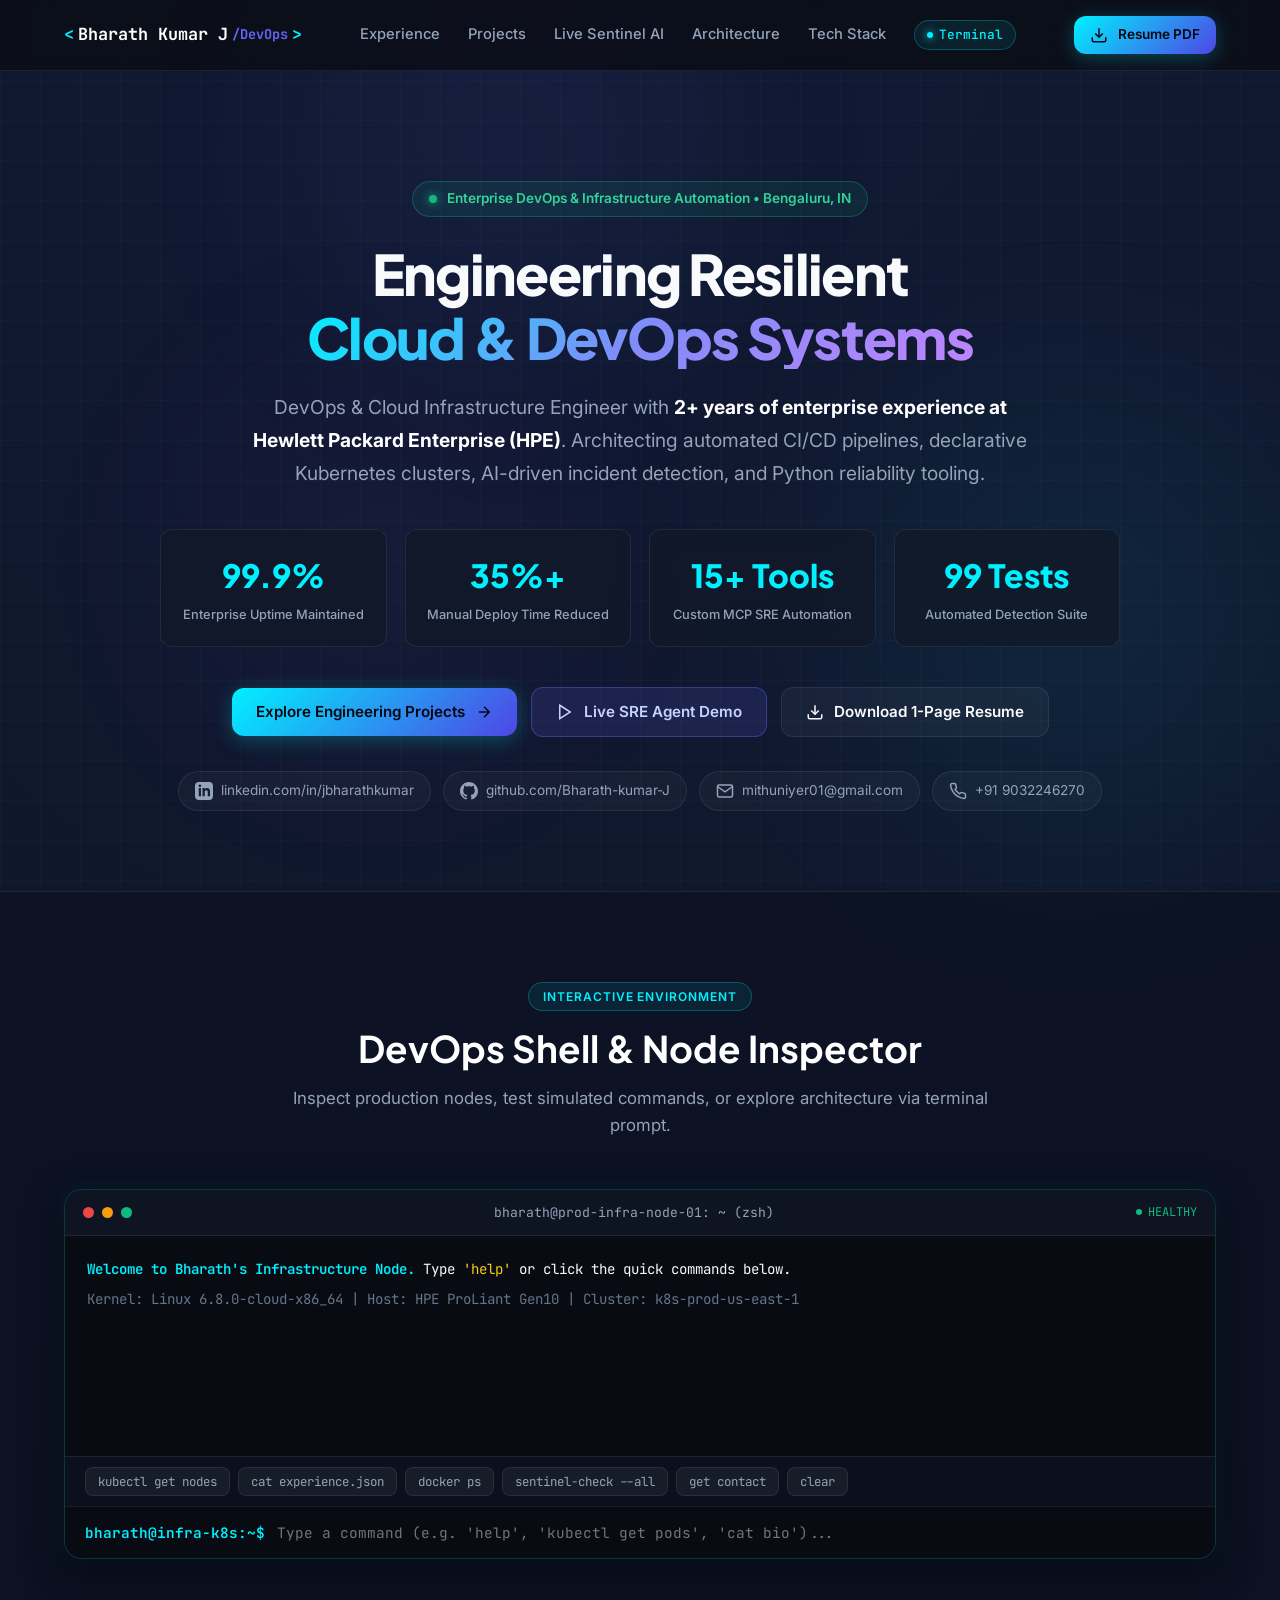
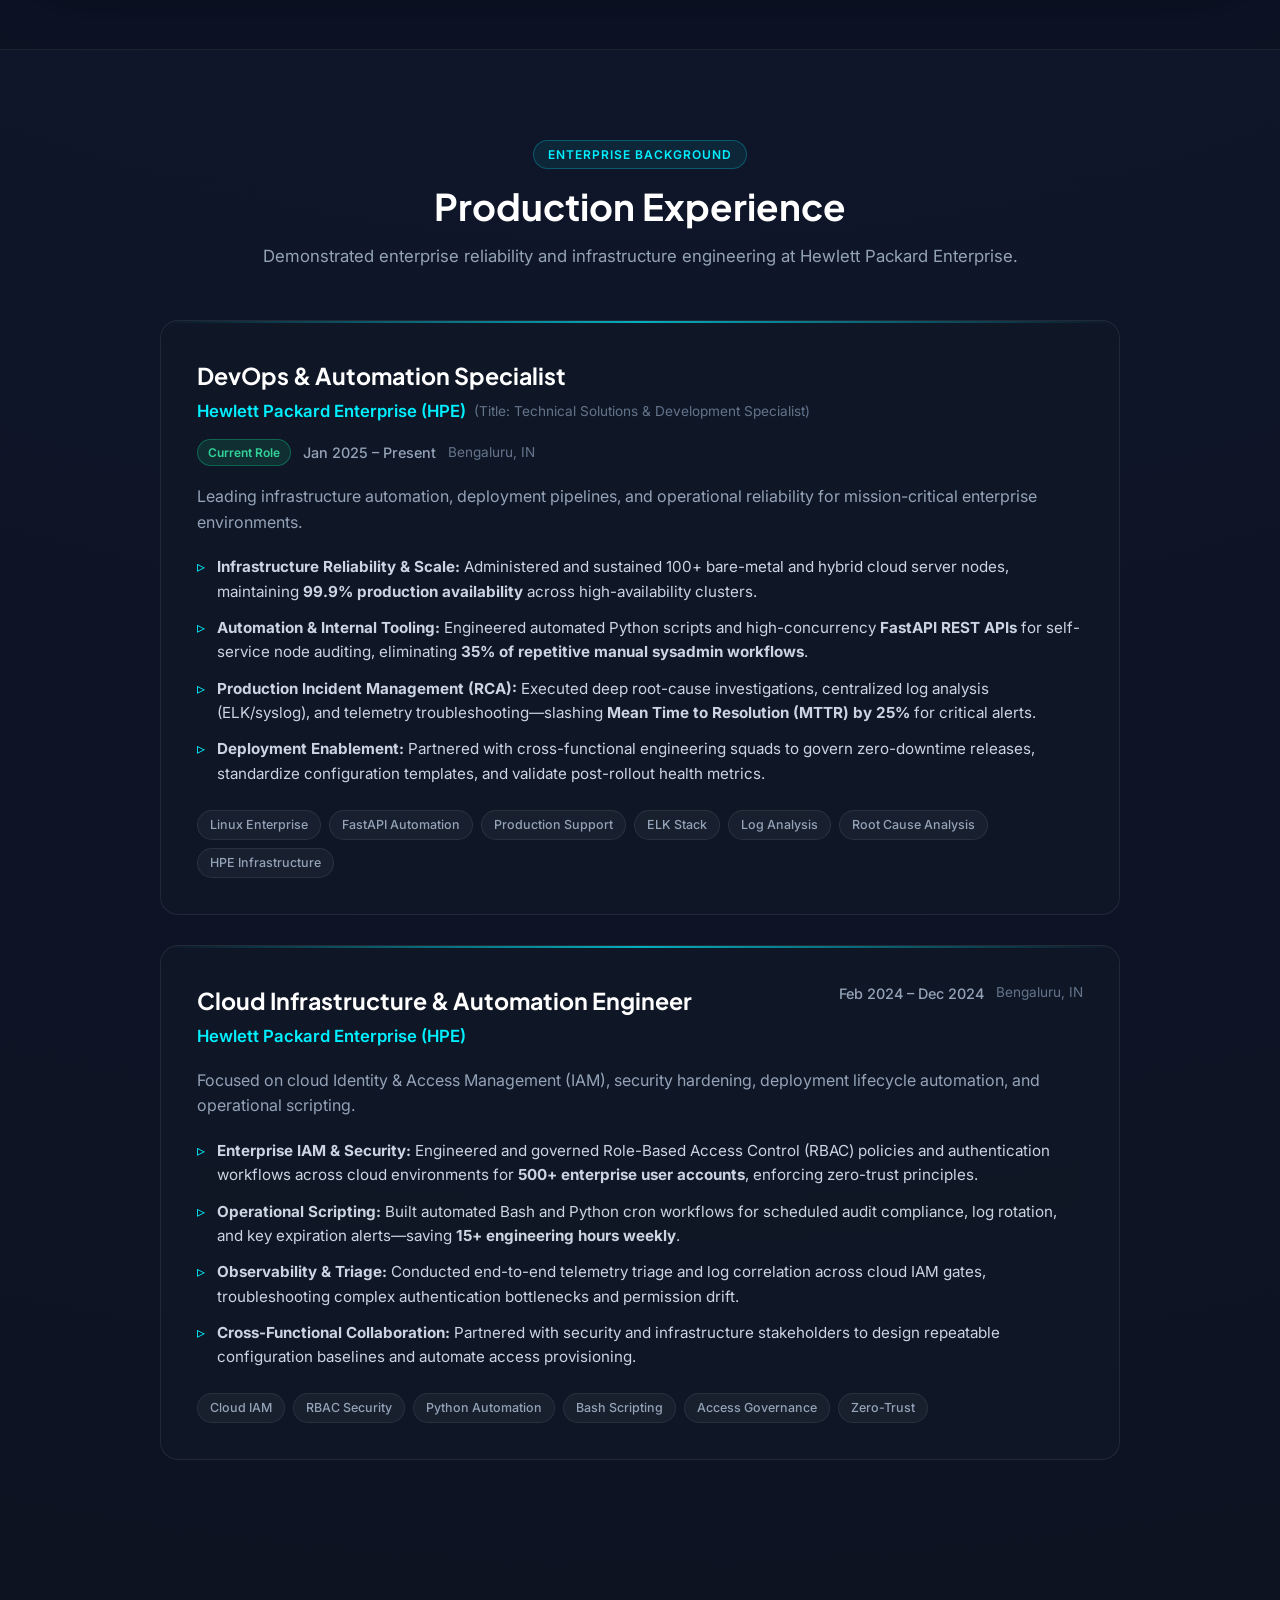
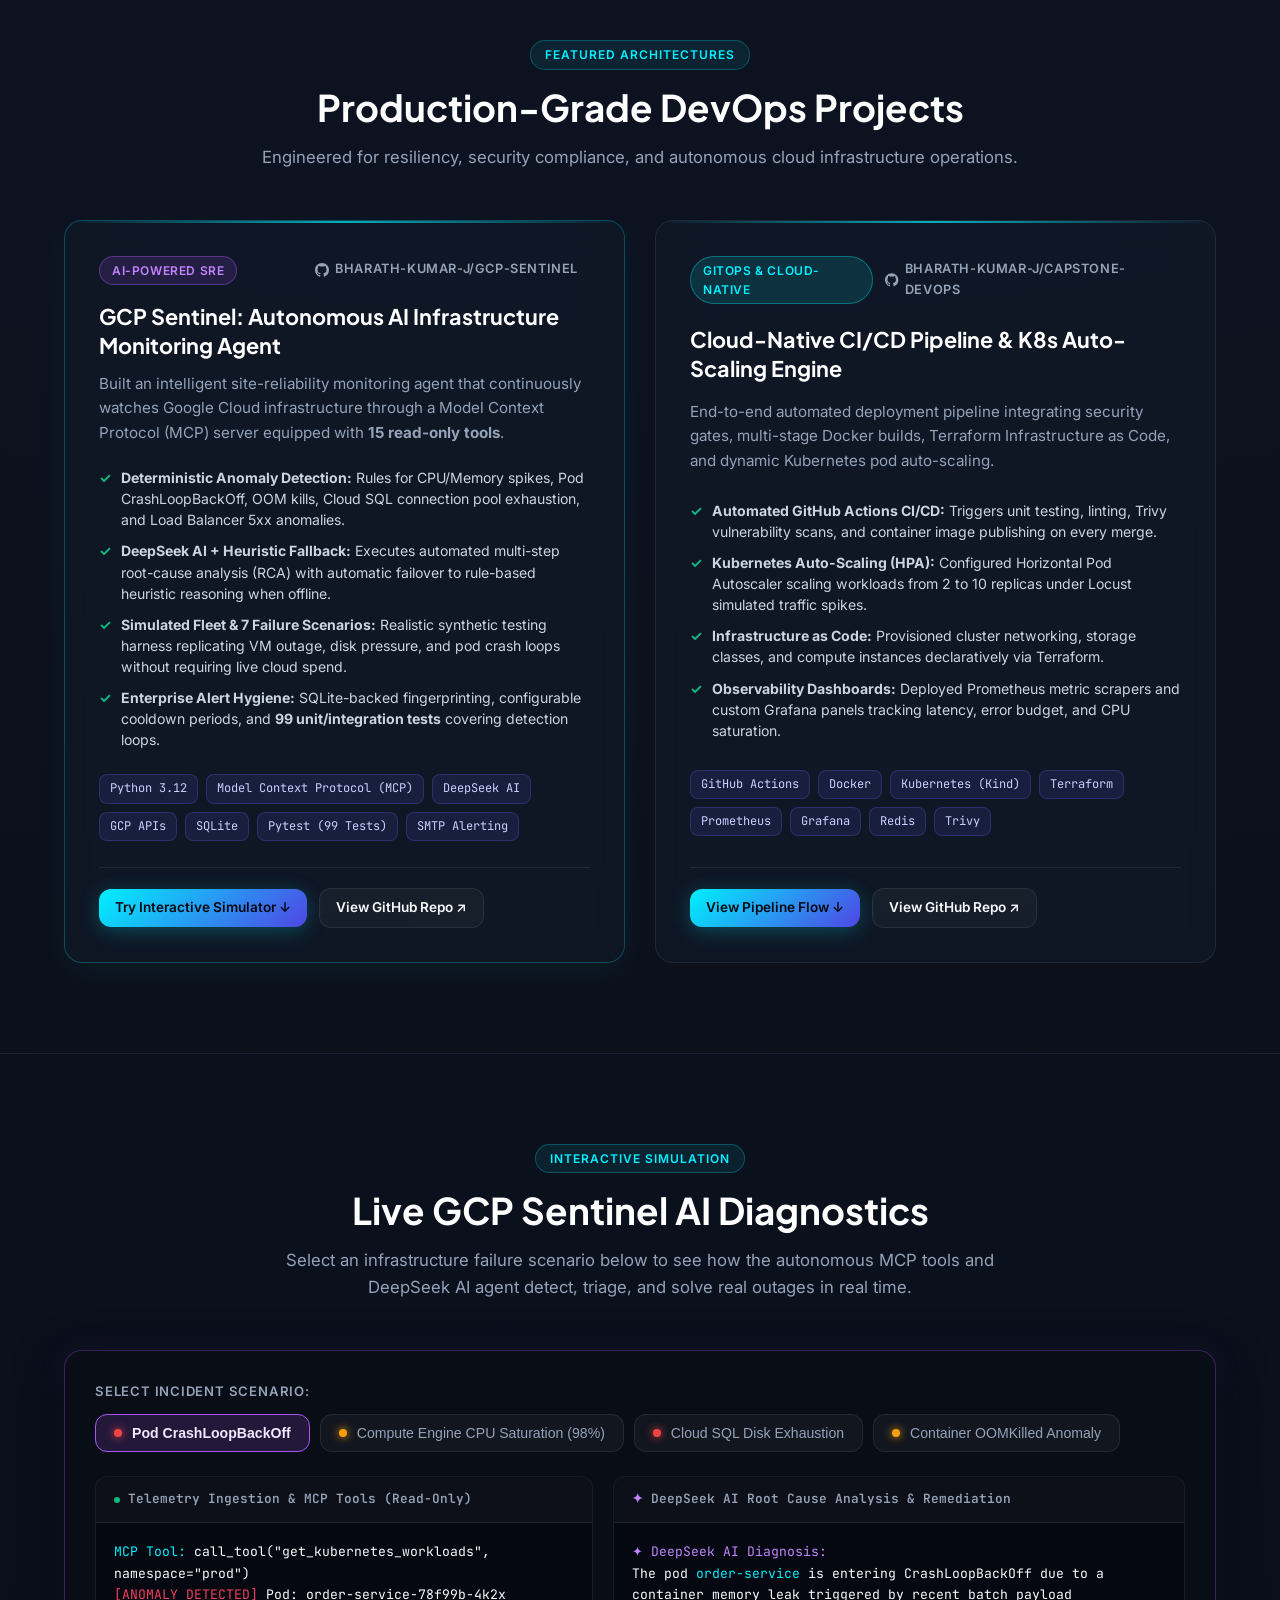
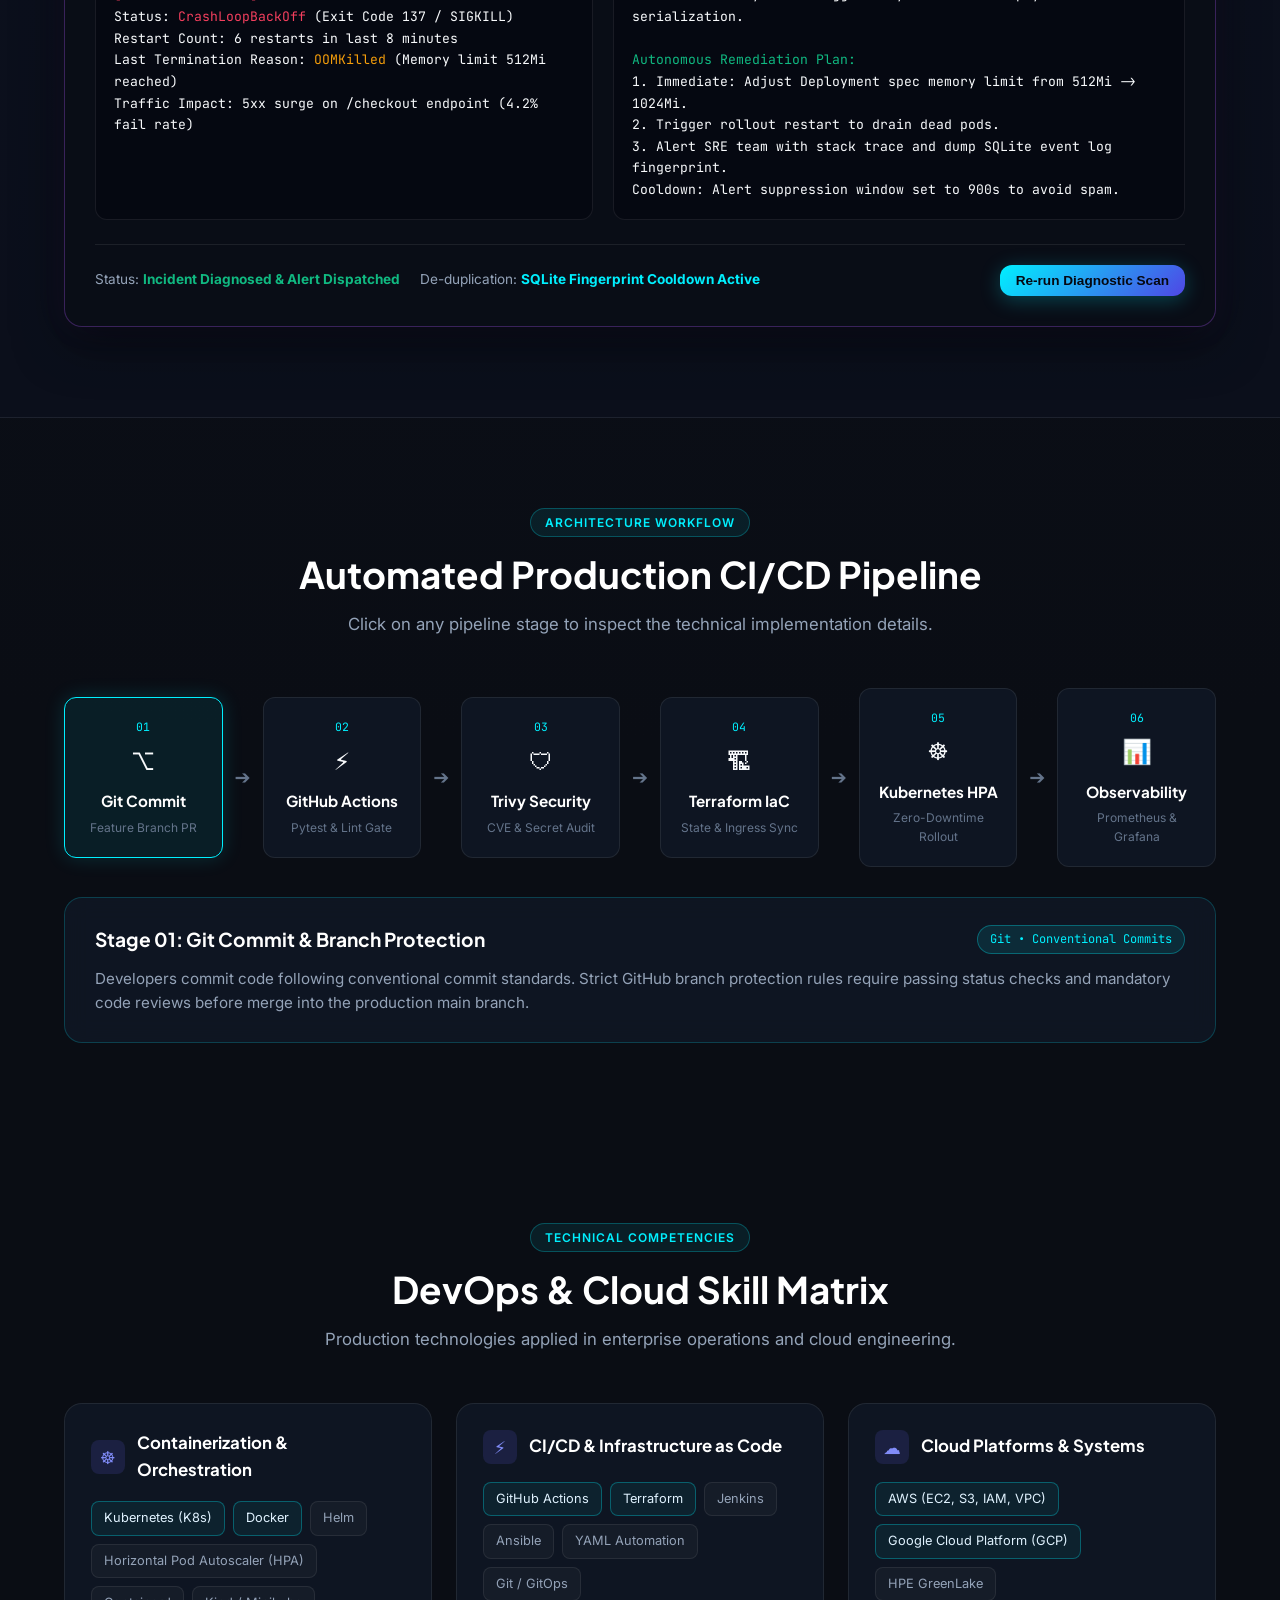
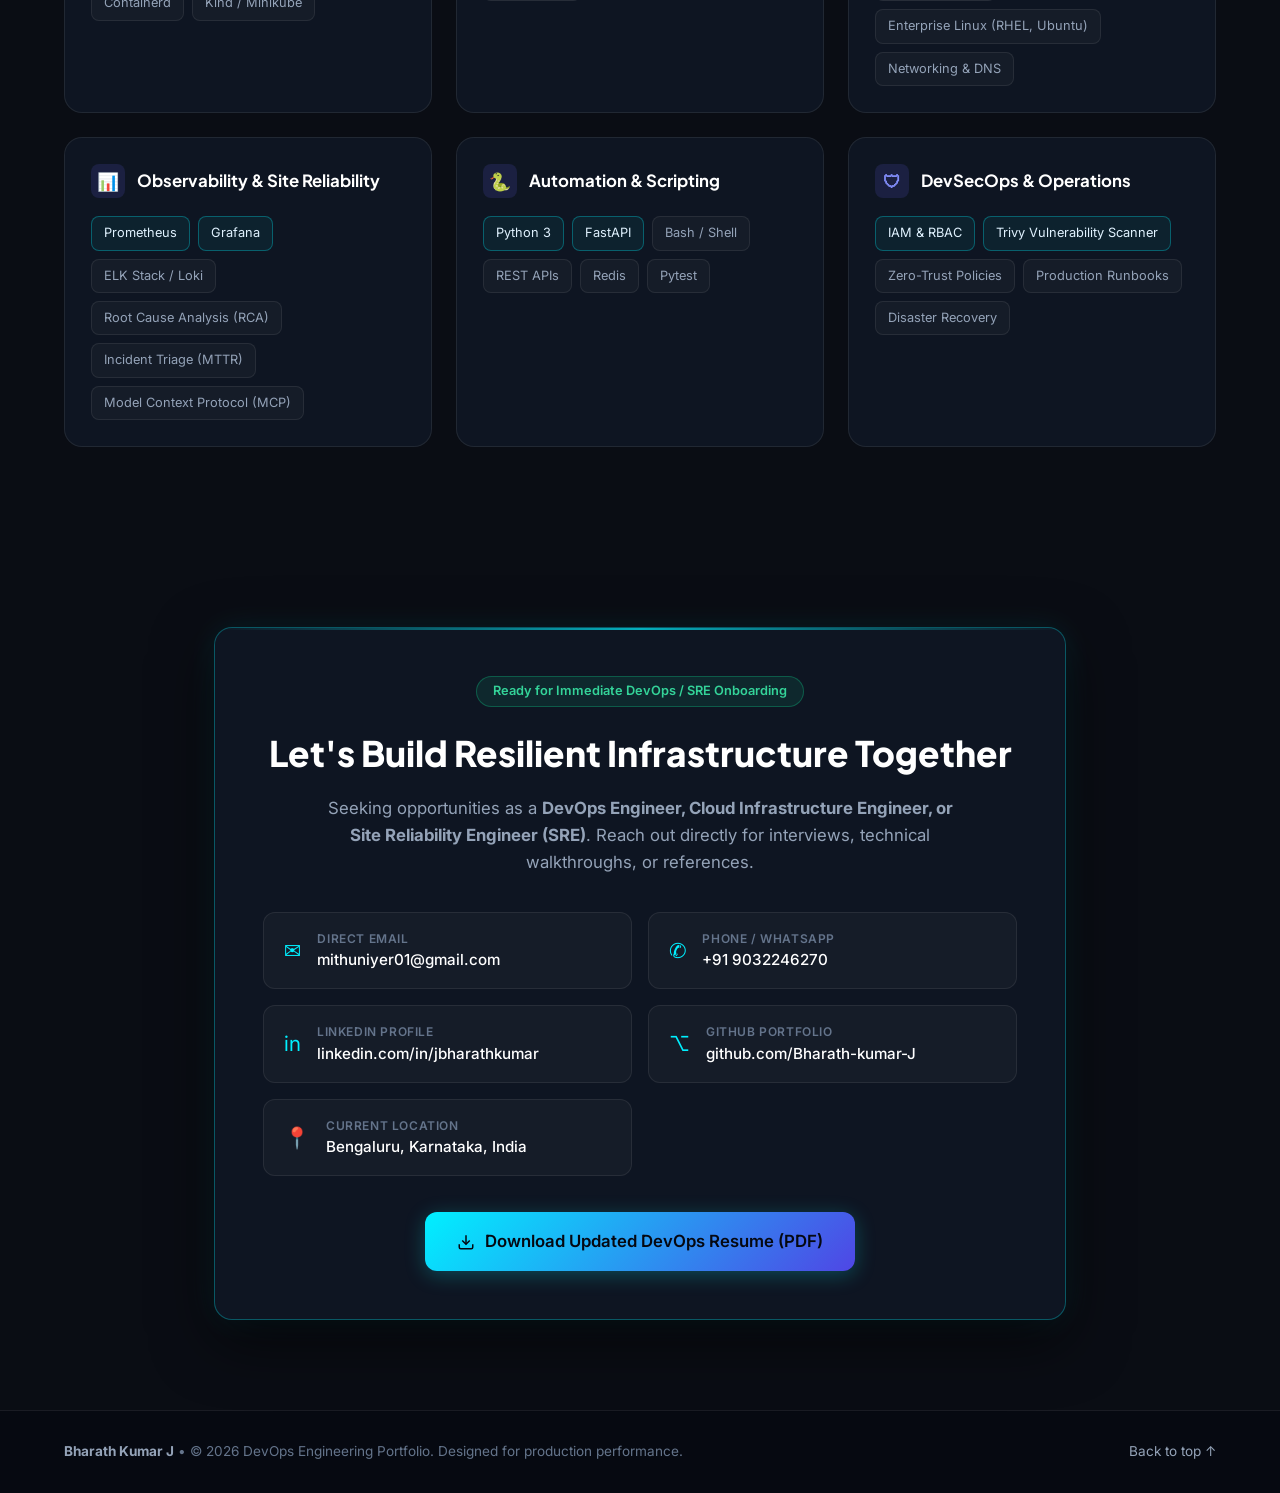
<file: index.html>
<!DOCTYPE html>
<html lang="en">
<head>
  <meta charset="UTF-8">
  <meta name="viewport" content="width=device-width, initial-scale=1.0">
  <title>Bharath Kumar J | DevOps & Cloud Infrastructure Engineer</title>
  <meta name="description" content="DevOps & Cloud Infrastructure Engineer specializing in Kubernetes, CI/CD, Terraform, automated observability, and enterprise cloud reliability.">
  <meta name="keywords" content="Bharath Kumar J, DevOps Engineer, Cloud Engineer, Kubernetes, Terraform, AWS, GCP, CI/CD, HPE, SRE">
  <meta name="author" content="Bharath Kumar J">
  
  <!-- Open Graph -->
  <meta property="og:title" content="Bharath Kumar J | DevOps & Cloud Infrastructure Engineer">
  <meta property="og:description" content="Production infrastructure, automated CI/CD pipelines, and AI-driven cloud observability.">
  <meta property="og:type" content="website">

  <!-- Fonts -->
  <link rel="preconnect" href="https://fonts.googleapis.com">
  <link rel="preconnect" href="https://fonts.gstatic.com" crossorigin>
  <link href="https://fonts.googleapis.com/css2?family=Inter:wght@300;400;500;600;700;800&family=JetBrains+Mono:wght@400;500;600;700&family=Plus+Jakarta+Sans:wght@600;700;800&display=swap" rel="stylesheet">
  
  <!-- Styles -->
  <link rel="stylesheet" href="style.css">
</head>
<body>
  <!-- Ambient background glow effects -->
  <div class="glow-orb orb-1"></div>
  <div class="glow-orb orb-2"></div>
  <div class="glow-orb orb-3"></div>
  <div class="grid-overlay"></div>

  <!-- Navigation Bar -->
  <header class="navbar">
    <div class="nav-container">
      <a href="#hero" class="nav-brand">
        <span class="brand-bracket">&lt;</span>
        <span class="brand-name">Bharath Kumar J</span>
        <span class="brand-tag">/DevOps</span>
        <span class="brand-bracket">&gt;</span>
      </a>

      <nav class="nav-links">
        <a href="#experience" class="nav-link">Experience</a>
        <a href="#projects" class="nav-link">Projects</a>
        <a href="#sentinel-demo" class="nav-link">Live Sentinel AI</a>
        <a href="#pipeline-diagram" class="nav-link">Architecture</a>
        <a href="#skills" class="nav-link">Tech Stack</a>
        <a href="#terminal" class="nav-link terminal-pill">
          <span class="term-dot"></span> Terminal
        </a>
      </nav>

      <div class="nav-actions">
        <a href="Bharath_Kumar_DevOps_Resume.pdf" class="btn btn-primary btn-sm" download="Bharath_Kumar_DevOps_Resume.pdf" id="btn-download-resume-nav">
          <svg class="icon" viewBox="0 0 24 24" fill="none" stroke="currentColor" stroke-width="2"><path d="M21 15v4a2 2 0 0 1-2 2H5a2 2 0 0 1-2-2v-4"></path><polyline points="7 10 12 15 17 10"></polyline><line x1="12" y1="15" x2="12" y2="3"></line></svg>
          <span>Resume PDF</span>
        </a>
      </div>
    </div>
  </header>

  <main>
    <!-- Hero Section -->
    <section id="hero" class="hero-section">
      <div class="container hero-container">
        <div class="hero-badge">
          <span class="pulse-status"></span>
          <span>Enterprise DevOps & Infrastructure Automation • Bengaluru, IN</span>
        </div>

        <h1 class="hero-title">
          Engineering Resilient <br>
          <span class="gradient-text">Cloud & DevOps Systems</span>
        </h1>

        <p class="hero-subtitle">
          DevOps & Cloud Infrastructure Engineer with <strong>2+ years of enterprise experience at Hewlett Packard Enterprise (HPE)</strong>. 
          Architecting automated CI/CD pipelines, declarative Kubernetes clusters, AI-driven incident detection, and Python reliability tooling.
        </p>

        <!-- Key Metrics Strip -->
        <div class="hero-stats">
          <div class="stat-card">
            <div class="stat-value">99.9%</div>
            <div class="stat-label">Enterprise Uptime Maintained</div>
          </div>
          <div class="stat-card">
            <div class="stat-value">35%+</div>
            <div class="stat-label">Manual Deploy Time Reduced</div>
          </div>
          <div class="stat-card">
            <div class="stat-value">15+ Tools</div>
            <div class="stat-label">Custom MCP SRE Automation</div>
          </div>
          <div class="stat-card">
            <div class="stat-value">99 Tests</div>
            <div class="stat-label">Automated Detection Suite</div>
          </div>
        </div>

        <!-- Call to actions -->
        <div class="hero-cta-group">
          <a href="#projects" class="btn btn-primary" id="btn-explore-projects">
            <span>Explore Engineering Projects</span>
            <svg class="icon" viewBox="0 0 24 24" fill="none" stroke="currentColor" stroke-width="2"><line x1="5" y1="12" x2="19" y2="12"></line><polyline points="12 5 19 12 12 19"></polyline></svg>
          </a>
          <a href="#sentinel-demo" class="btn btn-secondary" id="btn-view-ai-demo">
            <svg class="icon" viewBox="0 0 24 24" fill="none" stroke="currentColor" stroke-width="2"><polygon points="5 3 19 12 5 21 5 3"></polygon></svg>
            <span>Live SRE Agent Demo</span>
          </a>
          <a href="Bharath_Kumar_DevOps_Resume.pdf" class="btn btn-outline" download="Bharath_Kumar_DevOps_Resume.pdf" id="btn-download-resume-hero">
            <svg class="icon" viewBox="0 0 24 24" fill="none" stroke="currentColor" stroke-width="2"><path d="M21 15v4a2 2 0 0 1-2 2H5a2 2 0 0 1-2-2v-4"></path><polyline points="7 10 12 15 17 10"></polyline><line x1="12" y1="15" x2="12" y2="3"></line></svg>
            <span>Download 1-Page Resume</span>
          </a>
        </div>

        <div class="hero-socials">
          <a href="https://www.linkedin.com/in/jbharathkumar/" target="_blank" rel="noopener noreferrer" class="social-chip" id="chip-linkedin">
            <svg class="icon" viewBox="0 0 24 24" fill="currentColor"><path d="M19 0h-14c-2.761 0-5 2.239-5 5v14c0 2.761 2.239 5 5 5h14c2.762 0 5-2.239 5-5v-14c0-2.761-2.238-5-5-5zm-11 19h-3v-11h3v11zm-1.5-12.268c-.966 0-1.75-.79-1.75-1.764s.784-1.764 1.75-1.764 1.75.79 1.75 1.764-.783 1.764-1.75 1.764zm13.5 12.268h-3v-5.604c0-3.368-4-3.113-4 0v5.604h-3v-11h3v1.765c1.396-2.586 7-2.777 7 2.476v6.759z"/></svg>
            <span>linkedin.com/in/jbharathkumar</span>
          </a>
          <a href="https://github.com/Bharath-kumar-J" target="_blank" rel="noopener noreferrer" class="social-chip" id="chip-github">
            <svg class="icon" viewBox="0 0 24 24" fill="currentColor"><path d="M12 0C5.37 0 0 5.37 0 12c0 5.31 3.435 9.795 8.205 11.385.6.105.825-.255.825-.57 0-.285-.015-1.23-.015-2.235-3.015.555-3.795-.735-4.035-1.41-.135-.345-.72-1.41-1.23-1.695-.42-.225-1.02-.78-.015-.795.945-.015 1.62.87 1.845 1.23 1.08 1.815 2.805 1.305 3.495.99.105-.78.42-1.305.765-1.605-2.67-.3-5.46-1.335-5.46-5.925 0-1.305.465-2.385 1.23-3.225-.12-.3-.54-1.53.12-3.18 0 0 1.005-.315 3.3 1.23.96-.27 1.98-.405 3-.405s2.04.135 3 .405c2.295-1.56 3.3-1.23 3.3-1.23.66 1.65.24 2.88.12 3.18.765.84 1.23 1.905 1.23 3.225 0 4.605-2.805 5.625-5.475 5.925.435.375.81 1.095.81 2.22 0 1.605-.015 2.895-.015 3.3 0 .315.225.69.825.57A12.02 12.02 0 0024 12c0-6.63-5.37-12-12-12z"/></svg>
            <span>github.com/Bharath-kumar-J</span>
          </a>
          <a href="mailto:mithuniyer01@gmail.com" class="social-chip" id="chip-email">
            <svg class="icon" viewBox="0 0 24 24" fill="none" stroke="currentColor" stroke-width="2"><path d="M4 4h16c1.1 0 2 .9 2 2v12c0 1.1-.9 2-2 2H4c-1.1 0-2-.9-2-2V6c0-1.1.9-2 2-2z"></path><polyline points="22,6 12,13 2,6"></polyline></svg>
            <span>mithuniyer01@gmail.com</span>
          </a>
          <a href="tel:+919032246270" class="social-chip" id="chip-phone">
            <svg class="icon" viewBox="0 0 24 24" fill="none" stroke="currentColor" stroke-width="2"><path d="M22 16.92v3a2 2 0 0 1-2.18 2 19.79 19.79 0 0 1-8.63-3.07 19.5 19.5 0 0 1-6-6 19.79 19.79 0 0 1-3.07-8.67A2 2 0 0 1 4.11 2h3a2 2 0 0 1 2 1.72 12.84 12.84 0 0 0 .7 2.81 2 2 0 0 1-.45 2.11L8.09 9.91a16 16 0 0 0 6 6l1.27-1.27a2 2 0 0 1 2.11-.45 12.84 12.84 0 0 0 2.81.7A2 2 0 0 1 22 16.92z"></path></svg>
            <span>+91 9032246270</span>
          </a>
        </div>
      </div>
    </section>

    <!-- Interactive DevOps Terminal -->
    <section id="terminal" class="terminal-section">
      <div class="container">
        <div class="section-header">
          <div class="section-tag">Interactive Environment</div>
          <h2 class="section-title">DevOps Shell & Node Inspector</h2>
          <p class="section-desc">Inspect production nodes, test simulated commands, or explore architecture via terminal prompt.</p>
        </div>

        <div class="terminal-window">
          <div class="terminal-bar">
            <div class="term-dots">
              <span class="dot red"></span>
              <span class="dot yellow"></span>
              <span class="dot green"></span>
            </div>
            <div class="term-title">bharath@prod-infra-node-01: ~ (zsh)</div>
            <div class="term-status"><span class="status-indicator"></span> HEALTHY</div>
          </div>
          
          <div class="terminal-body" id="term-output">
            <div class="term-line output">
              <span class="term-accent">Welcome to Bharath's Infrastructure Node.</span> Type <span class="term-highlight">'help'</span> or click the quick commands below.
            </div>
            <div class="term-line output">
              <span class="term-dim">Kernel: Linux 6.8.0-cloud-x86_64 | Host: HPE ProLiant Gen10 | Cluster: k8s-prod-us-east-1</span>
            </div>
          </div>

          <!-- Quick interactive command buttons -->
          <div class="terminal-quick-cmds">
            <button class="quick-cmd-btn" data-cmd="kubectl get nodes">kubectl get nodes</button>
            <button class="quick-cmd-btn" data-cmd="cat experience.json">cat experience.json</button>
            <button class="quick-cmd-btn" data-cmd="docker ps">docker ps</button>
            <button class="quick-cmd-btn" data-cmd="sentinel-check --all">sentinel-check --all</button>
            <button class="quick-cmd-btn" data-cmd="get contact">get contact</button>
            <button class="quick-cmd-btn" data-cmd="clear">clear</button>
          </div>

          <div class="terminal-input-row">
            <span class="term-prompt">bharath@infra-k8s:~$</span>
            <input type="text" id="terminal-input" placeholder="Type a command (e.g. 'help', 'kubectl get pods', 'cat bio')..." autocomplete="off" spellcheck="false">
          </div>
        </div>
      </div>
    </section>

    <!-- Professional Experience Section -->
    <section id="experience" class="experience-section">
      <div class="container">
        <div class="section-header">
          <div class="section-tag">Enterprise Background</div>
          <h2 class="section-title">Production Experience</h2>
          <p class="section-desc">Demonstrated enterprise reliability and infrastructure engineering at Hewlett Packard Enterprise.</p>
        </div>

        <div class="timeline">
          <!-- Role 1 -->
          <div class="timeline-card">
            <div class="card-glow"></div>
            <div class="timeline-header">
              <div class="role-info">
                <h3 class="role-title">DevOps & Automation Specialist</h3>
                <div class="role-company">
                  <span class="company-name">Hewlett Packard Enterprise (HPE)</span>
                  <span class="official-title">(Title: Technical Solutions & Development Specialist)</span>
                </div>
              </div>
              <div class="role-meta">
                <span class="role-badge current">Current Role</span>
                <span class="role-date">Jan 2025 – Present</span>
                <span class="role-location">Bengaluru, IN</span>
              </div>
            </div>

            <p class="role-overview">
              Leading infrastructure automation, deployment pipelines, and operational reliability for mission-critical enterprise environments.
            </p>

            <ul class="role-bullets">
              <li>
                <span class="bullet-icon">▹</span>
                <span><strong>Infrastructure Reliability & Scale:</strong> Administered and sustained 100+ bare-metal and hybrid cloud server nodes, maintaining <strong>99.9% production availability</strong> across high-availability clusters.</span>
              </li>
              <li>
                <span class="bullet-icon">▹</span>
                <span><strong>Automation & Internal Tooling:</strong> Engineered automated Python scripts and high-concurrency <strong>FastAPI REST APIs</strong> for self-service node auditing, eliminating <strong>35% of repetitive manual sysadmin workflows</strong>.</span>
              </li>
              <li>
                <span class="bullet-icon">▹</span>
                <span><strong>Production Incident Management (RCA):</strong> Executed deep root-cause investigations, centralized log analysis (ELK/syslog), and telemetry troubleshooting—slashing <strong>Mean Time to Resolution (MTTR) by 25%</strong> for critical alerts.</span>
              </li>
              <li>
                <span class="bullet-icon">▹</span>
                <span><strong>Deployment Enablement:</strong> Partnered with cross-functional engineering squads to govern zero-downtime releases, standardize configuration templates, and validate post-rollout health metrics.</span>
              </li>
            </ul>

            <div class="role-tags">
              <span class="tag">Linux Enterprise</span>
              <span class="tag">FastAPI Automation</span>
              <span class="tag">Production Support</span>
              <span class="tag">ELK Stack</span>
              <span class="tag">Log Analysis</span>
              <span class="tag">Root Cause Analysis</span>
              <span class="tag">HPE Infrastructure</span>
            </div>
          </div>

          <!-- Role 2 -->
          <div class="timeline-card">
            <div class="card-glow"></div>
            <div class="timeline-header">
              <div class="role-info">
                <h3 class="role-title">Cloud Infrastructure & Automation Engineer</h3>
                <div class="role-company">
                  <span class="company-name">Hewlett Packard Enterprise (HPE)</span>
                </div>
              </div>
              <div class="role-meta">
                <span class="role-date">Feb 2024 – Dec 2024</span>
                <span class="role-location">Bengaluru, IN</span>
              </div>
            </div>

            <p class="role-overview">
              Focused on cloud Identity & Access Management (IAM), security hardening, deployment lifecycle automation, and operational scripting.
            </p>

            <ul class="role-bullets">
              <li>
                <span class="bullet-icon">▹</span>
                <span><strong>Enterprise IAM & Security:</strong> Engineered and governed Role-Based Access Control (RBAC) policies and authentication workflows across cloud environments for <strong>500+ enterprise user accounts</strong>, enforcing zero-trust principles.</span>
              </li>
              <li>
                <span class="bullet-icon">▹</span>
                <span><strong>Operational Scripting:</strong> Built automated Bash and Python cron workflows for scheduled audit compliance, log rotation, and key expiration alerts—saving <strong>15+ engineering hours weekly</strong>.</span>
              </li>
              <li>
                <span class="bullet-icon">▹</span>
                <span><strong>Observability & Triage:</strong> Conducted end-to-end telemetry triage and log correlation across cloud IAM gates, troubleshooting complex authentication bottlenecks and permission drift.</span>
              </li>
              <li>
                <span class="bullet-icon">▹</span>
                <span><strong>Cross-Functional Collaboration:</strong> Partnered with security and infrastructure stakeholders to design repeatable configuration baselines and automate access provisioning.</span>
              </li>
            </ul>

            <div class="role-tags">
              <span class="tag">Cloud IAM</span>
              <span class="tag">RBAC Security</span>
              <span class="tag">Python Automation</span>
              <span class="tag">Bash Scripting</span>
              <span class="tag">Access Governance</span>
              <span class="tag">Zero-Trust</span>
            </div>
          </div>
        </div>
      </div>
    </section>

    <!-- Flagship Projects Section -->
    <section id="projects" class="projects-section">
      <div class="container">
        <div class="section-header">
          <div class="section-tag">Featured Architectures</div>
          <h2 class="section-title">Production-Grade DevOps Projects</h2>
          <p class="section-desc">Engineered for resiliency, security compliance, and autonomous cloud infrastructure operations.</p>
        </div>

        <div class="projects-grid">
          <!-- Project 1: GCP Sentinel -->
          <article class="project-card featured">
            <div class="card-glow"></div>
            <div class="project-badge-bar">
              <span class="badge ai">AI-Powered SRE</span>
              <span class="badge github-link">
                <a href="https://github.com/Bharath-kumar-J/gcp-sentinel" target="_blank" rel="noopener noreferrer">
                  <svg class="icon-sm" viewBox="0 0 24 24" fill="currentColor"><path d="M12 0C5.37 0 0 5.37 0 12c0 5.31 3.435 9.795 8.205 11.385.6.105.825-.255.825-.57 0-.285-.015-1.23-.015-2.235-3.015.555-3.795-.735-4.035-1.41-.135-.345-.72-1.41-1.23-1.695-.42-.225-1.02-.78-.015-.795.945-.015 1.62.87 1.845 1.23 1.08 1.815 2.805 1.305 3.495.99.105-.78.42-1.305.765-1.605-2.67-.3-5.46-1.335-5.46-5.925 0-1.305.465-2.385 1.23-3.225-.12-.3-.54-1.53.12-3.18 0 0 1.005-.315 3.3 1.23.96-.27 1.98-.405 3-.405s2.04.135 3 .405c2.295-1.56 3.3-1.23 3.3-1.23.66 1.65.24 2.88.12 3.18.765.84 1.23 1.905 1.23 3.225 0 4.605-2.805 5.625-5.475 5.925.435.375.81 1.095.81 2.22 0 1.605-.015 2.895-.015 3.3 0 .315.225.69.825.57A12.02 12.02 0 0024 12c0-6.63-5.37-12-12-12z"/></svg>
                  <span>Bharath-kumar-J/gcp-sentinel</span>
                </a>
              </span>
            </div>

            <h3 class="project-title">GCP Sentinel: Autonomous AI Infrastructure Monitoring Agent</h3>
            <p class="project-desc">
              Built an intelligent site-reliability monitoring agent that continuously watches Google Cloud infrastructure through a Model Context Protocol (MCP) server equipped with <strong>15 read-only tools</strong>.
            </p>

            <div class="project-highlights">
              <div class="highlight-item">
                <span class="check-icon">✓</span>
                <span><strong>Deterministic Anomaly Detection:</strong> Rules for CPU/Memory spikes, Pod CrashLoopBackOff, OOM kills, Cloud SQL connection pool exhaustion, and Load Balancer 5xx anomalies.</span>
              </div>
              <div class="highlight-item">
                <span class="check-icon">✓</span>
                <span><strong>DeepSeek AI + Heuristic Fallback:</strong> Executes automated multi-step root-cause analysis (RCA) with automatic failover to rule-based heuristic reasoning when offline.</span>
              </div>
              <div class="highlight-item">
                <span class="check-icon">✓</span>
                <span><strong>Simulated Fleet & 7 Failure Scenarios:</strong> Realistic synthetic testing harness replicating VM outage, disk pressure, and pod crash loops without requiring live cloud spend.</span>
              </div>
              <div class="highlight-item">
                <span class="check-icon">✓</span>
                <span><strong>Enterprise Alert Hygiene:</strong> SQLite-backed fingerprinting, configurable cooldown periods, and <strong>99 unit/integration tests</strong> covering detection loops.</span>
              </div>
            </div>

            <div class="project-tech-stack">
              <span class="tech-tag">Python 3.12</span>
              <span class="tech-tag">Model Context Protocol (MCP)</span>
              <span class="tech-tag">DeepSeek AI</span>
              <span class="tech-tag">GCP APIs</span>
              <span class="tech-tag">SQLite</span>
              <span class="tech-tag">Pytest (99 Tests)</span>
              <span class="tech-tag">SMTP Alerting</span>
            </div>

            <div class="project-footer">
              <a href="#sentinel-demo" class="btn btn-sm btn-primary">Try Interactive Simulator ↓</a>
              <a href="https://github.com/Bharath-kumar-J/gcp-sentinel" target="_blank" rel="noopener noreferrer" class="btn btn-sm btn-outline">View GitHub Repo ↗</a>
            </div>
          </article>

          <!-- Project 2: Cloud Native CI/CD -->
          <article class="project-card">
            <div class="card-glow"></div>
            <div class="project-badge-bar">
              <span class="badge k8s">GitOps & Cloud-Native</span>
              <span class="badge github-link">
                <a href="https://github.com/Bharath-kumar-J/capstone-devops" target="_blank" rel="noopener noreferrer">
                  <svg class="icon-sm" viewBox="0 0 24 24" fill="currentColor"><path d="M12 0C5.37 0 0 5.37 0 12c0 5.31 3.435 9.795 8.205 11.385.6.105.825-.255.825-.57 0-.285-.015-1.23-.015-2.235-3.015.555-3.795-.735-4.035-1.41-.135-.345-.72-1.41-1.23-1.695-.42-.225-1.02-.78-.015-.795.945-.015 1.62.87 1.845 1.23 1.08 1.815 2.805 1.305 3.495.99.105-.78.42-1.305.765-1.605-2.67-.3-5.46-1.335-5.46-5.925 0-1.305.465-2.385 1.23-3.225-.12-.3-.54-1.53.12-3.18 0 0 1.005-.315 3.3 1.23.96-.27 1.98-.405 3-.405s2.04.135 3 .405c2.295-1.56 3.3-1.23 3.3-1.23.66 1.65.24 2.88.12 3.18.765.84 1.23 1.905 1.23 3.225 0 4.605-2.805 5.625-5.475 5.925.435.375.81 1.095.81 2.22 0 1.605-.015 2.895-.015 3.3 0 .315.225.69.825.57A12.02 12.02 0 0024 12c0-6.63-5.37-12-12-12z"/></svg>
                  <span>Bharath-kumar-J/capstone-devops</span>
                </a>
              </span>
            </div>

            <h3 class="project-title">Cloud-Native CI/CD Pipeline & K8s Auto-Scaling Engine</h3>
            <p class="project-desc">
              End-to-end automated deployment pipeline integrating security gates, multi-stage Docker builds, Terraform Infrastructure as Code, and dynamic Kubernetes pod auto-scaling.
            </p>

            <div class="project-highlights">
              <div class="highlight-item">
                <span class="check-icon">✓</span>
                <span><strong>Automated GitHub Actions CI/CD:</strong> Triggers unit testing, linting, Trivy vulnerability scans, and container image publishing on every merge.</span>
              </div>
              <div class="highlight-item">
                <span class="check-icon">✓</span>
                <span><strong>Kubernetes Auto-Scaling (HPA):</strong> Configured Horizontal Pod Autoscaler scaling workloads from 2 to 10 replicas under Locust simulated traffic spikes.</span>
              </div>
              <div class="highlight-item">
                <span class="check-icon">✓</span>
                <span><strong>Infrastructure as Code:</strong> Provisioned cluster networking, storage classes, and compute instances declaratively via Terraform.</span>
              </div>
              <div class="highlight-item">
                <span class="check-icon">✓</span>
                <span><strong>Observability Dashboards:</strong> Deployed Prometheus metric scrapers and custom Grafana panels tracking latency, error budget, and CPU saturation.</span>
              </div>
            </div>

            <div class="project-tech-stack">
              <span class="tech-tag">GitHub Actions</span>
              <span class="tech-tag">Docker</span>
              <span class="tech-tag">Kubernetes (Kind)</span>
              <span class="tech-tag">Terraform</span>
              <span class="tech-tag">Prometheus</span>
              <span class="tech-tag">Grafana</span>
              <span class="tech-tag">Redis</span>
              <span class="tech-tag">Trivy</span>
            </div>

            <div class="project-footer">
              <a href="#pipeline-diagram" class="btn btn-sm btn-primary">View Pipeline Flow ↓</a>
              <a href="https://github.com/Bharath-kumar-J/capstone-devops" target="_blank" rel="noopener noreferrer" class="btn btn-sm btn-outline">View GitHub Repo ↗</a>
            </div>
          </article>
        </div>
      </div>
    </section>

    <!-- Interactive Live GCP Sentinel AI Simulator -->
    <section id="sentinel-demo" class="demo-section">
      <div class="container">
        <div class="section-header">
          <div class="section-tag">Interactive Simulation</div>
          <h2 class="section-title">Live GCP Sentinel AI Diagnostics</h2>
          <p class="section-desc">Select an infrastructure failure scenario below to see how the autonomous MCP tools and DeepSeek AI agent detect, triage, and solve real outages in real time.</p>
        </div>

        <div class="simulator-box">
          <div class="sim-controls">
            <label class="control-label">Select Incident Scenario:</label>
            <div class="scenario-buttons">
              <button class="scenario-btn active" data-scenario="crashloop">
                <span class="scenario-status red"></span>
                <span>Pod CrashLoopBackOff</span>
              </button>
              <button class="scenario-btn" data-scenario="cpu-spike">
                <span class="scenario-status orange"></span>
                <span>Compute Engine CPU Saturation (98%)</span>
              </button>
              <button class="scenario-btn" data-scenario="sql-disk">
                <span class="scenario-status red"></span>
                <span>Cloud SQL Disk Exhaustion</span>
              </button>
              <button class="scenario-btn" data-scenario="oom-kill">
                <span class="scenario-status orange"></span>
                <span>Container OOMKilled Anomaly</span>
              </button>
            </div>
          </div>

          <div class="sim-display-grid">
            <!-- Simulated Telemetry Stream -->
            <div class="sim-panel telemetry-panel">
              <div class="panel-header">
                <span class="pulse-green"></span>
                <span>Telemetry Ingestion & MCP Tools (Read-Only)</span>
              </div>
              <div class="panel-content" id="sim-telemetry">
                <!-- Dynamically populated -->
              </div>
            </div>

            <!-- DeepSeek AI RCA & Action Plan -->
            <div class="sim-panel ai-panel">
              <div class="panel-header">
                <span class="ai-sparkle">✦</span>
                <span>DeepSeek AI Root Cause Analysis & Remediation</span>
              </div>
              <div class="panel-content" id="sim-analysis">
                <!-- Dynamically populated -->
              </div>
            </div>
          </div>

          <div class="sim-footer">
            <div class="sim-meta">
              <span>Status: <strong class="text-emerald">Incident Diagnosed & Alert Dispatched</strong></span>
              <span>De-duplication: <strong class="text-cyan">SQLite Fingerprint Cooldown Active</strong></span>
            </div>
            <button class="btn btn-sm btn-primary" id="btn-rerun-sim">Re-run Diagnostic Scan</button>
          </div>
        </div>
      </div>
    </section>

    <!-- Interactive CI/CD Architecture Flow -->
    <section id="pipeline-diagram" class="pipeline-section">
      <div class="container">
        <div class="section-header">
          <div class="section-tag">Architecture Workflow</div>
          <h2 class="section-title">Automated Production CI/CD Pipeline</h2>
          <p class="section-desc">Click on any pipeline stage to inspect the technical implementation details.</p>
        </div>

        <div class="pipeline-flow">
          <div class="pipeline-stage active" data-stage="stage-git">
            <div class="stage-num">01</div>
            <div class="stage-icon">⌥</div>
            <div class="stage-title">Git Commit</div>
            <div class="stage-sub">Feature Branch PR</div>
          </div>
          <div class="pipeline-arrow">➔</div>

          <div class="pipeline-stage" data-stage="stage-ci">
            <div class="stage-num">02</div>
            <div class="stage-icon">⚡</div>
            <div class="stage-title">GitHub Actions</div>
            <div class="stage-sub">Pytest & Lint Gate</div>
          </div>
          <div class="pipeline-arrow">➔</div>

          <div class="pipeline-stage" data-stage="stage-sec">
            <div class="stage-num">03</div>
            <div class="stage-icon">🛡</div>
            <div class="stage-title">Trivy Security</div>
            <div class="stage-sub">CVE & Secret Audit</div>
          </div>
          <div class="pipeline-arrow">➔</div>

          <div class="pipeline-stage" data-stage="stage-iac">
            <div class="stage-num">04</div>
            <div class="stage-icon">🏗</div>
            <div class="stage-title">Terraform IaC</div>
            <div class="stage-sub">State & Ingress Sync</div>
          </div>
          <div class="pipeline-arrow">➔</div>

          <div class="pipeline-stage" data-stage="stage-k8s">
            <div class="stage-num">05</div>
            <div class="stage-icon">☸</div>
            <div class="stage-title">Kubernetes HPA</div>
            <div class="stage-sub">Zero-Downtime Rollout</div>
          </div>
          <div class="pipeline-arrow">➔</div>

          <div class="pipeline-stage" data-stage="stage-obs">
            <div class="stage-num">06</div>
            <div class="stage-icon">📊</div>
            <div class="stage-title">Observability</div>
            <div class="stage-sub">Prometheus & Grafana</div>
          </div>
        </div>

        <div class="stage-detail-card" id="stage-detail-view">
          <div class="detail-header">
            <h4 id="detail-title">Stage 01: Git Commit & Branch Protection</h4>
            <span class="detail-badge" id="detail-tech">Git • Conventional Commits</span>
          </div>
          <p id="detail-desc">Developers commit code following conventional commit standards. Strict GitHub branch protection rules require passing status checks and mandatory code reviews before merge into the production main branch.</p>
        </div>
      </div>
    </section>

    <!-- Skills Matrix -->
    <section id="skills" class="skills-section">
      <div class="container">
        <div class="section-header">
          <div class="section-tag">Technical Competencies</div>
          <h2 class="section-title">DevOps & Cloud Skill Matrix</h2>
          <p class="section-desc">Production technologies applied in enterprise operations and cloud engineering.</p>
        </div>

        <div class="skills-grid">
          <!-- Category 1 -->
          <div class="skill-group">
            <div class="group-title">
              <span class="icon-bubble">☸</span>
              <span>Containerization & Orchestration</span>
            </div>
            <div class="skill-pills">
              <span class="pill primary">Kubernetes (K8s)</span>
              <span class="pill primary">Docker</span>
              <span class="pill">Helm</span>
              <span class="pill">Horizontal Pod Autoscaler (HPA)</span>
              <span class="pill">Containerd</span>
              <span class="pill">Kind / Minikube</span>
            </div>
          </div>

          <!-- Category 2 -->
          <div class="skill-group">
            <div class="group-title">
              <span class="icon-bubble">⚡</span>
              <span>CI/CD & Infrastructure as Code</span>
            </div>
            <div class="skill-pills">
              <span class="pill primary">GitHub Actions</span>
              <span class="pill primary">Terraform</span>
              <span class="pill">Jenkins</span>
              <span class="pill">Ansible</span>
              <span class="pill">YAML Automation</span>
              <span class="pill">Git / GitOps</span>
            </div>
          </div>

          <!-- Category 3 -->
          <div class="skill-group">
            <div class="group-title">
              <span class="icon-bubble">☁</span>
              <span>Cloud Platforms & Systems</span>
            </div>
            <div class="skill-pills">
              <span class="pill primary">AWS (EC2, S3, IAM, VPC)</span>
              <span class="pill primary">Google Cloud Platform (GCP)</span>
              <span class="pill">HPE GreenLake</span>
              <span class="pill">Enterprise Linux (RHEL, Ubuntu)</span>
              <span class="pill">Networking & DNS</span>
            </div>
          </div>

          <!-- Category 4 -->
          <div class="skill-group">
            <div class="group-title">
              <span class="icon-bubble">📊</span>
              <span>Observability & Site Reliability</span>
            </div>
            <div class="skill-pills">
              <span class="pill primary">Prometheus</span>
              <span class="pill primary">Grafana</span>
              <span class="pill">ELK Stack / Loki</span>
              <span class="pill">Root Cause Analysis (RCA)</span>
              <span class="pill">Incident Triage (MTTR)</span>
              <span class="pill">Model Context Protocol (MCP)</span>
            </div>
          </div>

          <!-- Category 5 -->
          <div class="skill-group">
            <div class="group-title">
              <span class="icon-bubble">🐍</span>
              <span>Automation & Scripting</span>
            </div>
            <div class="skill-pills">
              <span class="pill primary">Python 3</span>
              <span class="pill primary">FastAPI</span>
              <span class="pill">Bash / Shell</span>
              <span class="pill">REST APIs</span>
              <span class="pill">Redis</span>
              <span class="pill">Pytest</span>
            </div>
          </div>

          <!-- Category 6 -->
          <div class="skill-group">
            <div class="group-title">
              <span class="icon-bubble">🛡</span>
              <span>DevSecOps & Operations</span>
            </div>
            <div class="skill-pills">
              <span class="pill primary">IAM & RBAC</span>
              <span class="pill primary">Trivy Vulnerability Scanner</span>
              <span class="pill">Zero-Trust Policies</span>
              <span class="pill">Production Runbooks</span>
              <span class="pill">Disaster Recovery</span>
            </div>
          </div>
        </div>
      </div>
    </section>

    <!-- Contact & Hire Me Section -->
    <section id="contact" class="contact-section">
      <div class="container contact-container">
        <div class="contact-card">
          <div class="card-glow"></div>
          <div class="contact-badge">Ready for Immediate DevOps / SRE Onboarding</div>
          <h2 class="contact-title">Let's Build Resilient Infrastructure Together</h2>
          <p class="contact-subtitle">
            Seeking opportunities as a <strong>DevOps Engineer, Cloud Infrastructure Engineer, or Site Reliability Engineer (SRE)</strong>. 
            Reach out directly for interviews, technical walkthroughs, or references.
          </p>

          <div class="contact-grid">
            <a href="mailto:mithuniyer01@gmail.com" class="contact-item" id="link-email">
              <div class="item-icon">✉</div>
              <div class="item-content">
                <span class="item-label">Direct Email</span>
                <span class="item-value">mithuniyer01@gmail.com</span>
              </div>
            </a>

            <a href="tel:+919032246270" class="contact-item" id="link-phone">
              <div class="item-icon">✆</div>
              <div class="item-content">
                <span class="item-label">Phone / WhatsApp</span>
                <span class="item-value">+91 9032246270</span>
              </div>
            </a>

            <a href="https://www.linkedin.com/in/jbharathkumar/" target="_blank" rel="noopener noreferrer" class="contact-item" id="link-linkedin">
              <div class="item-icon">in</div>
              <div class="item-content">
                <span class="item-label">LinkedIn Profile</span>
                <span class="item-value">linkedin.com/in/jbharathkumar</span>
              </div>
            </a>

            <a href="https://github.com/Bharath-kumar-J" target="_blank" rel="noopener noreferrer" class="contact-item" id="link-github">
              <div class="item-icon">⌥</div>
              <div class="item-content">
                <span class="item-label">GitHub Portfolio</span>
                <span class="item-value">github.com/Bharath-kumar-J</span>
              </div>
            </a>

            <div class="contact-item" id="link-location">
              <div class="item-icon">📍</div>
              <div class="item-content">
                <span class="item-label">Current Location</span>
                <span class="item-value">Bengaluru, Karnataka, India</span>
              </div>
            </div>
          </div>

          <div class="contact-actions">
            <a href="Bharath_Kumar_DevOps_Resume.pdf" class="btn btn-primary btn-lg" download="Bharath_Kumar_DevOps_Resume.pdf" id="btn-download-resume-footer">
              <svg class="icon" viewBox="0 0 24 24" fill="none" stroke="currentColor" stroke-width="2"><path d="M21 15v4a2 2 0 0 1-2 2H5a2 2 0 0 1-2-2v-4"></path><polyline points="7 10 12 15 17 10"></polyline><line x1="12" y1="15" x2="12" y2="3"></line></svg>
              <span>Download Updated DevOps Resume (PDF)</span>
            </a>
          </div>
        </div>
      </div>
    </section>
  </main>

  <!-- Footer -->
  <footer class="footer">
    <div class="container footer-container">
      <div class="footer-left">
        <span class="footer-brand">Bharath Kumar J</span>
        <span class="footer-copy">• © 2026 DevOps Engineering Portfolio. Designed for production performance.</span>
      </div>
      <div class="footer-right">
        <a href="#hero" class="back-to-top">Back to top ↑</a>
      </div>
    </div>
  </footer>

  <!-- Toast notifications -->
  <div class="toast" id="toast-msg"></div>

  <script src="app.js"></script>
</body>
</html>
</file>
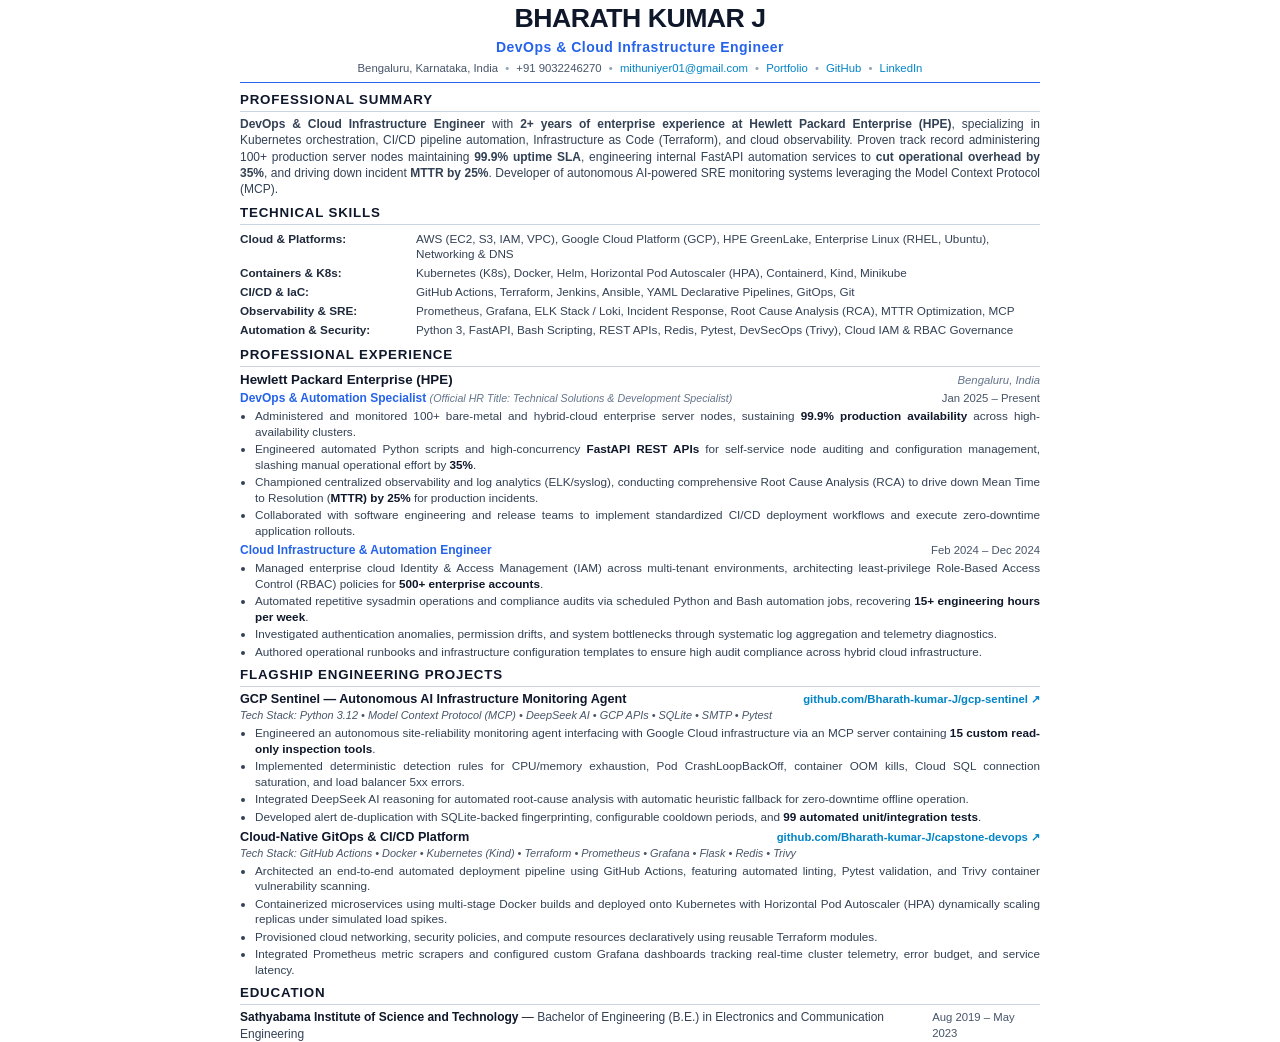
<file: Bharath_Kumar_DevOps_Resume.html>
<!DOCTYPE html>
<html lang="en">
<head>
  <meta charset="UTF-8">
  <title>Bharath Kumar J - DevOps & Cloud Infrastructure Engineer</title>
  <style>
    @page {
      size: A4;
      margin: 10mm 12mm 10mm 12mm;
    }
    *, *::before, *::after {
      box-sizing: border-box;
      margin: 0;
      padding: 0;
    }
    body {
      font-family: 'Helvetica Neue', Helvetica, Arial, sans-serif;
      color: #1a1a1a;
      line-height: 1.35;
      font-size: 9.5pt;
      background: #ffffff;
      padding: 0;
    }
    .resume-container {
      width: 100%;
      max-width: 800px;
      margin: 0 auto;
    }
    /* Header */
    .header {
      text-align: center;
      margin-bottom: 8px;
      border-bottom: 1.5px solid #2563eb;
      padding-bottom: 6px;
    }
    .name {
      font-size: 20pt;
      font-weight: 700;
      letter-spacing: -0.5px;
      color: #0f172a;
      text-transform: uppercase;
    }
    .target-title {
      font-size: 10.5pt;
      font-weight: 600;
      color: #2563eb;
      margin-top: 2px;
      letter-spacing: 0.5px;
    }
    .contact-line {
      font-size: 8.5pt;
      color: #475569;
      margin-top: 4px;
    }
    .contact-line a {
      color: #0284c7;
      text-decoration: none;
      font-weight: 500;
    }
    .contact-line a:hover {
      text-decoration: underline;
    }
    .separator {
      margin: 0 4px;
      color: #94a3b8;
    }

    /* Section Headings */
    .section-title {
      font-size: 10pt;
      font-weight: 700;
      color: #0f172a;
      text-transform: uppercase;
      letter-spacing: 0.8px;
      border-bottom: 1px solid #cbd5e1;
      padding-bottom: 2px;
      margin-top: 7px;
      margin-bottom: 4px;
    }

    /* Professional Summary */
    .summary-text {
      font-size: 9pt;
      color: #334155;
      text-align: justify;
      line-height: 1.35;
    }

    /* Skills Grid */
    .skills-table {
      width: 100%;
      border-collapse: collapse;
      font-size: 8.8pt;
    }
    .skills-table td {
      padding: 1.5px 0;
      vertical-align: top;
    }
    .skill-cat {
      font-weight: 700;
      color: #1e293b;
      width: 22%;
    }
    .skill-list {
      color: #334155;
      width: 78%;
    }

    /* Experience */
    .exp-item {
      margin-bottom: 6px;
    }
    .exp-header {
      display: flex;
      justify-content: space-between;
      align-items: baseline;
      margin-bottom: 1px;
    }
    .company-name {
      font-size: 10pt;
      font-weight: 700;
      color: #0f172a;
    }
    .exp-location {
      font-size: 8.5pt;
      color: #64748b;
      font-style: italic;
    }
    .role-row {
      display: flex;
      justify-content: space-between;
      align-items: baseline;
      font-size: 9pt;
      font-weight: 600;
      color: #2563eb;
      margin-bottom: 2px;
    }
    .role-official {
      font-size: 8pt;
      color: #64748b;
      font-weight: normal;
      font-style: italic;
    }
    .role-dates {
      font-size: 8.5pt;
      color: #475569;
      font-weight: 500;
    }

    /* Bullets */
    ul.bullets {
      list-style-type: disc;
      margin-left: 15px;
      padding-left: 0;
    }
    ul.bullets li {
      font-size: 8.8pt;
      color: #334155;
      margin-bottom: 2px;
      line-height: 1.32;
      text-align: justify;
    }
    ul.bullets li strong {
      color: #0f172a;
    }

    /* Projects */
    .project-item {
      margin-bottom: 5px;
    }
    .project-header {
      display: flex;
      justify-content: space-between;
      align-items: baseline;
    }
    .project-name {
      font-size: 9.5pt;
      font-weight: 700;
      color: #0f172a;
    }
    .project-repo {
      font-size: 8.5pt;
      color: #0284c7;
      text-decoration: none;
      font-weight: 600;
    }
    .project-tech {
      font-size: 8.2pt;
      color: #475569;
      font-style: italic;
      margin-bottom: 2px;
    }

    /* Education */
    .edu-row {
      display: flex;
      justify-content: space-between;
      align-items: baseline;
      font-size: 9pt;
    }
    .edu-school {
      font-weight: 700;
      color: #0f172a;
    }
    .edu-degree {
      color: #334155;
    }
    .edu-date {
      font-size: 8.5pt;
      color: #475569;
    }
  </style>
</head>
<body>
  <div class="resume-container">
    <!-- Header -->
    <header class="header">
      <div class="name">Bharath Kumar J</div>
      <div class="target-title">DevOps & Cloud Infrastructure Engineer</div>
      <div class="contact-line">
        Bengaluru, Karnataka, India <span class="separator">•</span>
        +91 9032246270 <span class="separator">•</span>
        <a href="mailto:mithuniyer01@gmail.com">mithuniyer01@gmail.com</a> <span class="separator">•</span>
        <a href="https://bharath-kumar-j.github.io" target="_blank">Portfolio</a> <span class="separator">•</span>
        <a href="https://github.com/Bharath-kumar-J" target="_blank">GitHub</a> <span class="separator">•</span>
        <a href="https://www.linkedin.com/in/jbharathkumar/" target="_blank">LinkedIn</a>
      </div>
    </header>

    <!-- Professional Summary -->
    <section>
      <div class="section-title">Professional Summary</div>
      <p class="summary-text">
        <strong>DevOps & Cloud Infrastructure Engineer</strong> with <strong>2+ years of enterprise experience at Hewlett Packard Enterprise (HPE)</strong>, specializing in Kubernetes orchestration, CI/CD pipeline automation, Infrastructure as Code (Terraform), and cloud observability. Proven track record administering 100+ production server nodes maintaining <strong>99.9% uptime SLA</strong>, engineering internal FastAPI automation services to <strong>cut operational overhead by 35%</strong>, and driving down incident <strong>MTTR by 25%</strong>. Developer of autonomous AI-powered SRE monitoring systems leveraging the Model Context Protocol (MCP).
      </p>
    </section>

    <!-- Technical Skills -->
    <section>
      <div class="section-title">Technical Skills</div>
      <table class="skills-table">
        <tr>
          <td class="skill-cat">Cloud & Platforms:</td>
          <td class="skill-list">AWS (EC2, S3, IAM, VPC), Google Cloud Platform (GCP), HPE GreenLake, Enterprise Linux (RHEL, Ubuntu), Networking & DNS</td>
        </tr>
        <tr>
          <td class="skill-cat">Containers & K8s:</td>
          <td class="skill-list">Kubernetes (K8s), Docker, Helm, Horizontal Pod Autoscaler (HPA), Containerd, Kind, Minikube</td>
        </tr>
        <tr>
          <td class="skill-cat">CI/CD & IaC:</td>
          <td class="skill-list">GitHub Actions, Terraform, Jenkins, Ansible, YAML Declarative Pipelines, GitOps, Git</td>
        </tr>
        <tr>
          <td class="skill-cat">Observability & SRE:</td>
          <td class="skill-list">Prometheus, Grafana, ELK Stack / Loki, Incident Response, Root Cause Analysis (RCA), MTTR Optimization, MCP</td>
        </tr>
        <tr>
          <td class="skill-cat">Automation & Security:</td>
          <td class="skill-list">Python 3, FastAPI, Bash Scripting, REST APIs, Redis, Pytest, DevSecOps (Trivy), Cloud IAM & RBAC Governance</td>
        </tr>
      </table>
    </section>

    <!-- Work Experience -->
    <section>
      <div class="section-title">Professional Experience</div>
      <div class="exp-item">
        <div class="exp-header">
          <span class="company-name">Hewlett Packard Enterprise (HPE)</span>
          <span class="exp-location">Bengaluru, India</span>
        </div>
        
        <!-- Role 1 -->
        <div class="role-row">
          <span>DevOps & Automation Specialist <span class="role-official">(Official HR Title: Technical Solutions & Development Specialist)</span></span>
          <span class="role-dates">Jan 2025 – Present</span>
        </div>
        <ul class="bullets">
          <li>Administered and monitored 100+ bare-metal and hybrid-cloud enterprise server nodes, sustaining <strong>99.9% production availability</strong> across high-availability clusters.</li>
          <li>Engineered automated Python scripts and high-concurrency <strong>FastAPI REST APIs</strong> for self-service node auditing and configuration management, slashing manual operational effort by <strong>35%</strong>.</li>
          <li>Championed centralized observability and log analytics (ELK/syslog), conducting comprehensive Root Cause Analysis (RCA) to drive down Mean Time to Resolution (<strong>MTTR) by 25%</strong> for production incidents.</li>
          <li>Collaborated with software engineering and release teams to implement standardized CI/CD deployment workflows and execute zero-downtime application rollouts.</li>
        </ul>

        <!-- Role 2 -->
        <div class="role-row" style="margin-top: 4px;">
          <span>Cloud Infrastructure & Automation Engineer</span>
          <span class="role-dates">Feb 2024 – Dec 2024</span>
        </div>
        <ul class="bullets">
          <li>Managed enterprise cloud Identity & Access Management (IAM) across multi-tenant environments, architecting least-privilege Role-Based Access Control (RBAC) policies for <strong>500+ enterprise accounts</strong>.</li>
          <li>Automated repetitive sysadmin operations and compliance audits via scheduled Python and Bash automation jobs, recovering <strong>15+ engineering hours per week</strong>.</li>
          <li>Investigated authentication anomalies, permission drifts, and system bottlenecks through systematic log aggregation and telemetry diagnostics.</li>
          <li>Authored operational runbooks and infrastructure configuration templates to ensure high audit compliance across hybrid cloud infrastructure.</li>
        </ul>
      </div>
    </section>

    <!-- Projects -->
    <section>
      <div class="section-title">Flagship Engineering Projects</div>
      <!-- Project 1 -->
      <div class="project-item">
        <div class="project-header">
          <span class="project-name">GCP Sentinel — Autonomous AI Infrastructure Monitoring Agent</span>
          <a href="https://github.com/Bharath-kumar-J/gcp-sentinel" target="_blank" class="project-repo">github.com/Bharath-kumar-J/gcp-sentinel ↗</a>
        </div>
        <div class="project-tech">Tech Stack: Python 3.12 • Model Context Protocol (MCP) • DeepSeek AI • GCP APIs • SQLite • SMTP • Pytest</div>
        <ul class="bullets">
          <li>Engineered an autonomous site-reliability monitoring agent interfacing with Google Cloud infrastructure via an MCP server containing <strong>15 custom read-only inspection tools</strong>.</li>
          <li>Implemented deterministic detection rules for CPU/memory exhaustion, Pod CrashLoopBackOff, container OOM kills, Cloud SQL connection saturation, and load balancer 5xx errors.</li>
          <li>Integrated DeepSeek AI reasoning for automated root-cause analysis with automatic heuristic fallback for zero-downtime offline operation.</li>
          <li>Developed alert de-duplication with SQLite-backed fingerprinting, configurable cooldown periods, and <strong>99 automated unit/integration tests</strong>.</li>
        </ul>
      </div>

      <!-- Project 2 -->
      <div class="project-item">
        <div class="project-header">
          <span class="project-name">Cloud-Native GitOps & CI/CD Platform</span>
          <a href="https://github.com/Bharath-kumar-J/capstone-devops" target="_blank" class="project-repo">github.com/Bharath-kumar-J/capstone-devops ↗</a>
        </div>
        <div class="project-tech">Tech Stack: GitHub Actions • Docker • Kubernetes (Kind) • Terraform • Prometheus • Grafana • Flask • Redis • Trivy</div>
        <ul class="bullets">
          <li>Architected an end-to-end automated deployment pipeline using GitHub Actions, featuring automated linting, Pytest validation, and Trivy container vulnerability scanning.</li>
          <li>Containerized microservices using multi-stage Docker builds and deployed onto Kubernetes with Horizontal Pod Autoscaler (HPA) dynamically scaling replicas under simulated load spikes.</li>
          <li>Provisioned cloud networking, security policies, and compute resources declaratively using reusable Terraform modules.</li>
          <li>Integrated Prometheus metric scrapers and configured custom Grafana dashboards tracking real-time cluster telemetry, error budget, and service latency.</li>
        </ul>
      </div>
    </section>

    <!-- Education -->
    <section>
      <div class="section-title">Education</div>
      <div class="edu-row">
        <div>
          <span class="edu-school">Sathyabama Institute of Science and Technology</span> — <span class="edu-degree">Bachelor of Engineering (B.E.) in Electronics and Communication Engineering</span>
        </div>
        <div class="edu-date">Aug 2019 – May 2023</div>
      </div>
    </section>
  </div>
</body>
</html>
</file>
<file: style.css>
/* ==========================================================================
   Bharath Kumar J - DevOps & SRE Engineering Portfolio Stylesheet
   Theme: High-Performance Cyber-Observability (Dark Mode / Glassmorphism)
   ========================================================================== */

:root {
  --bg-primary: #0a0d14;
  --bg-secondary: #0f1422;
  --bg-card: rgba(17, 24, 39, 0.75);
  --bg-card-hover: rgba(26, 35, 54, 0.9);
  --bg-glass: rgba(15, 23, 42, 0.65);
  --border-subtle: rgba(255, 255, 255, 0.08);
  --border-highlight: rgba(0, 240, 255, 0.25);
  --border-glow: rgba(99, 102, 241, 0.3);

  --accent-cyan: #00f0ff;
  --accent-cyan-dim: rgba(0, 240, 255, 0.15);
  --accent-indigo: #6366f1;
  --accent-purple: #a855f7;
  --accent-emerald: #10b981;
  --accent-amber: #f59e0b;
  --accent-rose: #f43f5e;

  --text-primary: #f8fafc;
  --text-secondary: #94a3b8;
  --text-muted: #64748b;
  --text-bright: #ffffff;

  --font-sans: 'Inter', system-ui, -apple-system, sans-serif;
  --font-heading: 'Plus Jakarta Sans', system-ui, -apple-system, sans-serif;
  --font-mono: 'JetBrains Mono', monospace;

  --radius-sm: 8px;
  --radius-md: 12px;
  --radius-lg: 18px;
  --radius-full: 9999px;

  --transition-fast: 0.15s ease;
  --transition-normal: 0.25s cubic-bezier(0.16, 1, 0.3, 1);
  --transition-slow: 0.5s cubic-bezier(0.16, 1, 0.3, 1);
}

/* Base Resets */
*, *::before, *::after {
  box-sizing: border-box;
  margin: 0;
  padding: 0;
}

html {
  scroll-behavior: smooth;
  font-size: 16px;
  background-color: var(--bg-primary);
  color: var(--text-primary);
  font-family: var(--font-sans);
  line-height: 1.6;
  -webkit-font-smoothing: antialiased;
}

body {
  position: relative;
  overflow-x: hidden;
  background: radial-gradient(circle at 50% 0%, #111a33 0%, var(--bg-primary) 70%);
  min-height: 100vh;
}

/* Background Ambient Lighting */
.grid-overlay {
  position: fixed;
  inset: 0;
  background-size: 40px 40px;
  background-image: 
    linear-gradient(to right, rgba(255, 255, 255, 0.02) 1px, transparent 1px),
    linear-gradient(to bottom, rgba(255, 255, 255, 0.02) 1px, transparent 1px);
  pointer-events: none;
  z-index: 0;
}

.glow-orb {
  position: fixed;
  border-radius: 50%;
  filter: blur(120px);
  pointer-events: none;
  z-index: 0;
  opacity: 0.45;
}

.orb-1 {
  top: -100px;
  left: 20%;
  width: 500px;
  height: 500px;
  background: radial-gradient(circle, rgba(99, 102, 241, 0.35) 0%, transparent 70%);
}

.orb-2 {
  top: 35%;
  right: -100px;
  width: 600px;
  height: 600px;
  background: radial-gradient(circle, rgba(0, 240, 255, 0.25) 0%, transparent 70%);
}

.orb-3 {
  bottom: 10%;
  left: 10%;
  width: 500px;
  height: 500px;
  background: radial-gradient(circle, rgba(168, 85, 247, 0.2) 0%, transparent 70%);
}

/* Container */
.container {
  width: 100%;
  max-width: 1200px;
  margin: 0 auto;
  padding: 0 24px;
  position: relative;
  z-index: 1;
}

/* Typography Helpers */
.gradient-text {
  background: linear-gradient(135deg, #00f0ff 0%, #818cf8 50%, #c084fc 100%);
  -webkit-background-clip: text;
  -webkit-text-fill-color: transparent;
  display: inline-block;
}

.text-cyan { color: var(--accent-cyan); }
.text-emerald { color: var(--accent-emerald); }
.text-amber { color: var(--accent-amber); }
.text-rose { color: var(--accent-rose); }

/* Common Section Headers */
section {
  padding: 90px 0;
  position: relative;
  z-index: 1;
}

.section-header {
  text-align: center;
  max-width: 760px;
  margin: 0 auto 50px;
}

.section-tag {
  display: inline-block;
  padding: 4px 14px;
  background: rgba(0, 240, 255, 0.08);
  border: 1px solid rgba(0, 240, 255, 0.25);
  border-radius: var(--radius-full);
  font-size: 0.75rem;
  font-weight: 600;
  letter-spacing: 0.08em;
  text-transform: uppercase;
  color: var(--accent-cyan);
  margin-bottom: 14px;
}

.section-title {
  font-family: var(--font-heading);
  font-size: 2.3rem;
  font-weight: 700;
  color: var(--text-bright);
  line-height: 1.25;
  margin-bottom: 14px;
}

.section-desc {
  font-size: 1.05rem;
  color: var(--text-secondary);
}

/* Buttons & Chips */
.btn {
  display: inline-flex;
  align-items: center;
  justify-content: center;
  gap: 10px;
  padding: 12px 24px;
  border-radius: var(--radius-md);
  font-size: 0.95rem;
  font-weight: 600;
  cursor: pointer;
  text-decoration: none;
  transition: all var(--transition-normal);
  border: none;
}

.btn-primary {
  background: linear-gradient(135deg, #00f0ff 0%, #4f46e5 100%);
  color: #050811;
  box-shadow: 0 4px 20px rgba(0, 240, 255, 0.25);
}

.btn-primary:hover {
  transform: translateY(-2px);
  box-shadow: 0 6px 28px rgba(0, 240, 255, 0.4);
}

.btn-secondary {
  background: rgba(99, 102, 241, 0.15);
  border: 1px solid rgba(99, 102, 241, 0.4);
  color: #c7d2fe;
}

.btn-secondary:hover {
  background: rgba(99, 102, 241, 0.25);
  color: #ffffff;
  transform: translateY(-2px);
  border-color: rgba(99, 102, 241, 0.7);
}

.btn-outline {
  background: rgba(255, 255, 255, 0.04);
  border: 1px solid var(--border-subtle);
  color: var(--text-primary);
}

.btn-outline:hover {
  background: rgba(255, 255, 255, 0.09);
  border-color: rgba(255, 255, 255, 0.2);
  transform: translateY(-2px);
}

.btn-sm {
  padding: 8px 16px;
  font-size: 0.85rem;
}

.btn-lg {
  padding: 16px 32px;
  font-size: 1.05rem;
}

.icon {
  width: 18px;
  height: 18px;
}

.icon-sm {
  width: 14px;
  height: 14px;
}

/* ==========================================================================
   Navbar
   ========================================================================== */
.navbar {
  position: sticky;
  top: 0;
  left: 0;
  width: 100%;
  background: rgba(10, 13, 20, 0.8);
  backdrop-filter: blur(14px);
  -webkit-backdrop-filter: blur(14px);
  border-bottom: 1px solid var(--border-subtle);
  z-index: 100;
  padding: 16px 0;
}

.nav-container {
  display: flex;
  align-items: center;
  justify-content: space-between;
  max-width: 1200px;
  margin: 0 auto;
  padding: 0 24px;
}

.nav-brand {
  font-family: var(--font-mono);
  font-size: 1.05rem;
  font-weight: 700;
  color: var(--text-bright);
  text-decoration: none;
  display: flex;
  align-items: center;
  gap: 4px;
}

.brand-bracket { color: var(--accent-cyan); }
.brand-tag { color: var(--accent-indigo); font-size: 0.85rem; }

.nav-links {
  display: flex;
  align-items: center;
  gap: 28px;
}

.nav-link {
  color: var(--text-secondary);
  text-decoration: none;
  font-size: 0.92rem;
  font-weight: 500;
  transition: color var(--transition-fast);
}

.nav-link:hover {
  color: var(--text-bright);
}

.terminal-pill {
  display: inline-flex;
  align-items: center;
  gap: 6px;
  padding: 4px 12px;
  background: rgba(0, 240, 255, 0.08);
  border: 1px solid rgba(0, 240, 255, 0.25);
  border-radius: var(--radius-full);
  color: var(--accent-cyan) !important;
  font-family: var(--font-mono);
  font-size: 0.8rem;
}

.term-dot {
  width: 6px;
  height: 6px;
  border-radius: 50%;
  background-color: var(--accent-cyan);
  box-shadow: 0 0 8px var(--accent-cyan);
}

/* ==========================================================================
   Hero Section
   ========================================================================== */
.hero-section {
  padding: 110px 0 80px;
  text-align: center;
}

.hero-container {
  display: flex;
  flex-direction: column;
  align-items: center;
}

.hero-badge {
  display: inline-flex;
  align-items: center;
  gap: 10px;
  padding: 6px 16px;
  background: rgba(16, 185, 129, 0.1);
  border: 1px solid rgba(16, 185, 129, 0.3);
  border-radius: var(--radius-full);
  color: #34d399;
  font-size: 0.85rem;
  font-weight: 600;
  margin-bottom: 24px;
}

.pulse-status {
  width: 8px;
  height: 8px;
  background: #10b981;
  border-radius: 50%;
  box-shadow: 0 0 10px #10b981;
  animation: pulse 2s infinite;
}

@keyframes pulse {
  0%, 100% { opacity: 1; transform: scale(1); }
  50% { opacity: 0.4; transform: scale(0.85); }
}

.hero-title {
  font-family: var(--font-heading);
  font-size: 3.5rem;
  font-weight: 800;
  letter-spacing: -0.03em;
  line-height: 1.15;
  margin-bottom: 22px;
  max-width: 900px;
}

.hero-subtitle {
  font-size: 1.2rem;
  color: var(--text-secondary);
  max-width: 800px;
  line-height: 1.7;
  margin-bottom: 40px;
}

.hero-subtitle strong {
  color: var(--text-bright);
}

/* Hero Stats Strip */
.hero-stats {
  display: grid;
  grid-template-columns: repeat(4, 1fr);
  gap: 18px;
  width: 100%;
  max-width: 960px;
  margin-bottom: 40px;
}

.stat-card {
  background: var(--bg-card);
  backdrop-filter: blur(12px);
  border: 1px solid var(--border-subtle);
  border-radius: var(--radius-md);
  padding: 20px 14px;
  text-align: center;
  transition: transform var(--transition-normal), border-color var(--transition-normal);
}

.stat-card:hover {
  transform: translateY(-4px);
  border-color: var(--border-highlight);
}

.stat-value {
  font-family: var(--font-heading);
  font-size: 2rem;
  font-weight: 800;
  color: var(--accent-cyan);
  margin-bottom: 4px;
}

.stat-label {
  font-size: 0.8rem;
  color: var(--text-secondary);
  font-weight: 500;
}

.hero-cta-group {
  display: flex;
  align-items: center;
  justify-content: center;
  flex-wrap: wrap;
  gap: 14px;
  margin-bottom: 34px;
}

.hero-socials {
  display: flex;
  align-items: center;
  justify-content: center;
  flex-wrap: wrap;
  gap: 12px;
}

.social-chip {
  display: inline-flex;
  align-items: center;
  gap: 8px;
  padding: 8px 16px;
  background: rgba(255, 255, 255, 0.03);
  border: 1px solid var(--border-subtle);
  border-radius: var(--radius-full);
  color: var(--text-secondary);
  font-size: 0.85rem;
  text-decoration: none;
  transition: all var(--transition-fast);
}

.social-chip:hover {
  background: rgba(255, 255, 255, 0.08);
  color: var(--text-bright);
  border-color: rgba(255, 255, 255, 0.2);
  transform: translateY(-1px);
}

/* ==========================================================================
   Interactive Terminal Section
   ========================================================================== */
.terminal-section {
  background: rgba(10, 15, 28, 0.5);
  border-top: 1px solid var(--border-subtle);
  border-bottom: 1px solid var(--border-subtle);
}

.terminal-window {
  background: #080b12;
  border: 1px solid rgba(0, 240, 255, 0.2);
  border-radius: var(--radius-lg);
  box-shadow: 0 12px 40px rgba(0, 0, 0, 0.6), 0 0 20px rgba(0, 240, 255, 0.08);
  overflow: hidden;
  font-family: var(--font-mono);
}

.terminal-bar {
  background: #0e1422;
  padding: 12px 18px;
  display: flex;
  align-items: center;
  justify-content: space-between;
  border-bottom: 1px solid var(--border-subtle);
}

.term-dots {
  display: flex;
  gap: 8px;
}

.dot {
  width: 11px;
  height: 11px;
  border-radius: 50%;
}

.dot.red { background: #ef4444; }
.dot.yellow { background: #f59e0b; }
.dot.green { background: #10b981; }

.term-title {
  font-size: 0.82rem;
  color: var(--text-secondary);
}

.term-status {
  font-size: 0.75rem;
  color: #10b981;
  display: flex;
  align-items: center;
  gap: 6px;
}

.status-indicator {
  width: 6px;
  height: 6px;
  background: #10b981;
  border-radius: 50%;
}

.terminal-body {
  padding: 22px;
  min-height: 220px;
  max-height: 380px;
  overflow-y: auto;
  font-size: 0.88rem;
  line-height: 1.6;
}

.term-line {
  margin-bottom: 8px;
  word-break: break-word;
}

.term-accent { color: var(--accent-cyan); font-weight: 600; }
.term-highlight { color: #facc15; }
.term-dim { color: var(--text-muted); }

.terminal-quick-cmds {
  display: flex;
  align-items: center;
  gap: 8px;
  padding: 10px 20px;
  background: rgba(15, 23, 42, 0.5);
  border-top: 1px solid var(--border-subtle);
  overflow-x: auto;
}

.quick-cmd-btn {
  background: rgba(255, 255, 255, 0.05);
  border: 1px solid var(--border-subtle);
  color: var(--text-secondary);
  font-family: var(--font-mono);
  font-size: 0.78rem;
  padding: 5px 12px;
  border-radius: var(--radius-sm);
  cursor: pointer;
  white-space: nowrap;
  transition: all var(--transition-fast);
}

.quick-cmd-btn:hover {
  background: rgba(0, 240, 255, 0.15);
  border-color: var(--accent-cyan);
  color: var(--accent-cyan);
}

.terminal-input-row {
  display: flex;
  align-items: center;
  gap: 12px;
  padding: 14px 20px;
  background: #080b12;
  border-top: 1px solid var(--border-subtle);
}

.term-prompt {
  color: var(--accent-cyan);
  font-weight: 600;
  font-size: 0.9rem;
  white-space: nowrap;
}

#terminal-input {
  flex: 1;
  background: transparent;
  border: none;
  outline: none;
  color: var(--text-bright);
  font-family: var(--font-mono);
  font-size: 0.9rem;
}

/* ==========================================================================
   Experience Section
   ========================================================================== */
.timeline {
  display: flex;
  flex-direction: column;
  gap: 30px;
  max-width: 960px;
  margin: 0 auto;
}

.timeline-card {
  position: relative;
  background: var(--bg-card);
  backdrop-filter: blur(14px);
  border: 1px solid var(--border-subtle);
  border-radius: var(--radius-lg);
  padding: 36px;
  transition: transform var(--transition-normal), border-color var(--transition-normal);
  overflow: hidden;
}

.timeline-card:hover {
  transform: translateY(-3px);
  border-color: var(--border-highlight);
}

.card-glow {
  position: absolute;
  top: 0;
  left: 0;
  right: 0;
  height: 2px;
  background: linear-gradient(90deg, transparent, var(--accent-cyan), transparent);
  opacity: 0.7;
}

.timeline-header {
  display: flex;
  justify-content: space-between;
  align-items: flex-start;
  margin-bottom: 18px;
  flex-wrap: wrap;
  gap: 14px;
}

.role-title {
  font-family: var(--font-heading);
  font-size: 1.45rem;
  font-weight: 700;
  color: var(--text-bright);
  margin-bottom: 4px;
}

.role-company {
  display: flex;
  align-items: center;
  gap: 8px;
  flex-wrap: wrap;
}

.company-name {
  font-weight: 600;
  color: var(--accent-cyan);
  font-size: 1.05rem;
}

.official-title {
  color: var(--text-muted);
  font-size: 0.85rem;
}

.role-meta {
  display: flex;
  align-items: center;
  gap: 12px;
}

.role-badge.current {
  background: rgba(16, 185, 129, 0.15);
  border: 1px solid rgba(16, 185, 129, 0.4);
  color: #34d399;
  padding: 3px 10px;
  border-radius: var(--radius-full);
  font-size: 0.75rem;
  font-weight: 600;
}

.role-date {
  font-size: 0.9rem;
  color: var(--text-secondary);
  font-weight: 500;
}

.role-location {
  font-size: 0.85rem;
  color: var(--text-muted);
}

.role-overview {
  color: var(--text-secondary);
  font-size: 1rem;
  margin-bottom: 20px;
}

.role-bullets {
  list-style: none;
  display: flex;
  flex-direction: column;
  gap: 12px;
  margin-bottom: 24px;
}

.role-bullets li {
  display: flex;
  align-items: flex-start;
  gap: 12px;
  color: #cbd5e1;
  font-size: 0.95rem;
  line-height: 1.6;
}

.bullet-icon {
  color: var(--accent-cyan);
  font-size: 1rem;
  line-height: 1.4;
}

.role-tags {
  display: flex;
  flex-wrap: wrap;
  gap: 8px;
}

.tag {
  background: rgba(255, 255, 255, 0.04);
  border: 1px solid var(--border-subtle);
  border-radius: var(--radius-full);
  padding: 4px 12px;
  font-size: 0.78rem;
  color: var(--text-secondary);
  font-weight: 500;
}

/* ==========================================================================
   Projects Section
   ========================================================================== */
.projects-grid {
  display: grid;
  grid-template-columns: repeat(2, 1fr);
  gap: 30px;
}

.project-card {
  position: relative;
  background: var(--bg-card);
  backdrop-filter: blur(14px);
  border: 1px solid var(--border-subtle);
  border-radius: var(--radius-lg);
  padding: 34px;
  display: flex;
  flex-direction: column;
  justify-content: space-between;
  transition: transform var(--transition-normal), border-color var(--transition-normal);
  overflow: hidden;
}

.project-card:hover {
  transform: translateY(-4px);
  border-color: var(--border-highlight);
}

.project-card.featured {
  border-color: rgba(0, 240, 255, 0.25);
  box-shadow: 0 10px 30px rgba(0, 240, 255, 0.05);
}

.project-badge-bar {
  display: flex;
  align-items: center;
  justify-content: space-between;
  margin-bottom: 16px;
}

.badge {
  padding: 4px 12px;
  border-radius: var(--radius-full);
  font-size: 0.75rem;
  font-weight: 600;
  text-transform: uppercase;
  letter-spacing: 0.05em;
}

.badge.ai {
  background: rgba(168, 85, 247, 0.15);
  border: 1px solid rgba(168, 85, 247, 0.4);
  color: #c084fc;
}

.badge.k8s {
  background: rgba(0, 240, 255, 0.12);
  border: 1px solid rgba(0, 240, 255, 0.35);
  color: var(--accent-cyan);
}

.badge.github-link a {
  display: inline-flex;
  align-items: center;
  gap: 6px;
  color: var(--text-secondary);
  text-decoration: none;
  font-size: 0.8rem;
  transition: color var(--transition-fast);
}

.badge.github-link a:hover {
  color: var(--text-bright);
}

.project-title {
  font-family: var(--font-heading);
  font-size: 1.35rem;
  font-weight: 700;
  color: var(--text-bright);
  margin-bottom: 12px;
  line-height: 1.35;
}

.project-desc {
  color: var(--text-secondary);
  font-size: 0.95rem;
  line-height: 1.6;
  margin-bottom: 22px;
}

.project-highlights {
  display: flex;
  flex-direction: column;
  gap: 10px;
  margin-bottom: 24px;
}

.highlight-item {
  display: flex;
  align-items: flex-start;
  gap: 10px;
  font-size: 0.88rem;
  color: #cbd5e1;
  line-height: 1.5;
}

.check-icon {
  color: #10b981;
  font-weight: bold;
}

.project-tech-stack {
  display: flex;
  flex-wrap: wrap;
  gap: 8px;
  margin-bottom: 26px;
}

.tech-tag {
  background: rgba(99, 102, 241, 0.12);
  border: 1px solid rgba(99, 102, 241, 0.25);
  border-radius: var(--radius-sm);
  padding: 4px 10px;
  font-family: var(--font-mono);
  font-size: 0.75rem;
  color: #c7d2fe;
}

.project-footer {
  display: flex;
  align-items: center;
  gap: 12px;
  border-top: 1px solid var(--border-subtle);
  padding-top: 20px;
}

/* ==========================================================================
   GCP Sentinel AI Simulator Section
   ========================================================================== */
.demo-section {
  background: rgba(12, 17, 32, 0.6);
  border-top: 1px solid var(--border-subtle);
  border-bottom: 1px solid var(--border-subtle);
}

.simulator-box {
  background: #090d16;
  border: 1px solid rgba(168, 85, 247, 0.3);
  border-radius: var(--radius-lg);
  box-shadow: 0 16px 48px rgba(0, 0, 0, 0.5), 0 0 30px rgba(168, 85, 247, 0.08);
  padding: 30px;
}

.sim-controls {
  margin-bottom: 24px;
}

.control-label {
  display: block;
  font-size: 0.82rem;
  font-weight: 600;
  text-transform: uppercase;
  letter-spacing: 0.06em;
  color: var(--text-secondary);
  margin-bottom: 12px;
}

.scenario-buttons {
  display: flex;
  flex-wrap: wrap;
  gap: 10px;
}

.scenario-btn {
  display: inline-flex;
  align-items: center;
  gap: 10px;
  background: rgba(255, 255, 255, 0.04);
  border: 1px solid var(--border-subtle);
  border-radius: var(--radius-md);
  padding: 10px 18px;
  color: var(--text-secondary);
  font-size: 0.88rem;
  font-weight: 500;
  cursor: pointer;
  transition: all var(--transition-fast);
}

.scenario-btn:hover {
  background: rgba(255, 255, 255, 0.08);
  color: var(--text-bright);
}

.scenario-btn.active {
  background: rgba(168, 85, 247, 0.16);
  border-color: #a855f7;
  color: #f3e8ff;
  font-weight: 600;
}

.scenario-status {
  width: 8px;
  height: 8px;
  border-radius: 50%;
}

.scenario-status.red { background: #ef4444; box-shadow: 0 0 8px #ef4444; }
.scenario-status.orange { background: #f59e0b; box-shadow: 0 0 8px #f59e0b; }

.sim-display-grid {
  display: grid;
  grid-template-columns: 1fr 1.15fr;
  gap: 20px;
  margin-bottom: 24px;
}

.sim-panel {
  background: #050811;
  border: 1px solid var(--border-subtle);
  border-radius: var(--radius-md);
  overflow: hidden;
  font-family: var(--font-mono);
}

.panel-header {
  background: rgba(255, 255, 255, 0.03);
  border-bottom: 1px solid var(--border-subtle);
  padding: 12px 18px;
  font-size: 0.8rem;
  font-weight: 600;
  display: flex;
  align-items: center;
  gap: 8px;
  color: var(--text-secondary);
}

.pulse-green {
  width: 6px;
  height: 6px;
  background: #10b981;
  border-radius: 50%;
}

.ai-sparkle {
  color: #c084fc;
}

.panel-content {
  padding: 18px;
  font-size: 0.82rem;
  line-height: 1.65;
  min-height: 250px;
}

.sim-footer {
  display: flex;
  align-items: center;
  justify-content: space-between;
  flex-wrap: wrap;
  gap: 14px;
  border-top: 1px solid var(--border-subtle);
  padding-top: 20px;
}

.sim-meta {
  display: flex;
  gap: 20px;
  font-size: 0.85rem;
  color: var(--text-secondary);
}

/* ==========================================================================
   CI/CD Pipeline Flow Section
   ========================================================================== */
.pipeline-flow {
  display: flex;
  align-items: center;
  justify-content: space-between;
  flex-wrap: wrap;
  gap: 12px;
  margin-bottom: 30px;
}

.pipeline-stage {
  flex: 1;
  min-width: 140px;
  background: var(--bg-card);
  border: 1px solid var(--border-subtle);
  border-radius: var(--radius-md);
  padding: 20px 14px;
  text-align: center;
  cursor: pointer;
  transition: all var(--transition-normal);
}

.pipeline-stage:hover {
  transform: translateY(-3px);
  border-color: var(--border-highlight);
}

.pipeline-stage.active {
  background: rgba(0, 240, 255, 0.08);
  border-color: var(--accent-cyan);
  box-shadow: 0 0 20px rgba(0, 240, 255, 0.15);
}

.stage-num {
  font-family: var(--font-mono);
  font-size: 0.72rem;
  color: var(--accent-cyan);
  margin-bottom: 6px;
}

.stage-icon {
  font-size: 1.5rem;
  margin-bottom: 8px;
}

.stage-title {
  font-family: var(--font-heading);
  font-size: 0.95rem;
  font-weight: 700;
  color: var(--text-bright);
  margin-bottom: 4px;
}

.stage-sub {
  font-size: 0.75rem;
  color: var(--text-muted);
}

.pipeline-arrow {
  color: var(--text-muted);
  font-size: 1.2rem;
  display: flex;
  align-items: center;
}

.stage-detail-card {
  background: var(--bg-card);
  border: 1px solid rgba(0, 240, 255, 0.2);
  border-radius: var(--radius-lg);
  padding: 26px 30px;
  backdrop-filter: blur(12px);
}

.detail-header {
  display: flex;
  align-items: center;
  justify-content: space-between;
  margin-bottom: 12px;
  flex-wrap: wrap;
  gap: 10px;
}

#detail-title {
  font-family: var(--font-heading);
  font-size: 1.2rem;
  color: var(--text-bright);
}

.detail-badge {
  background: rgba(0, 240, 255, 0.1);
  border: 1px solid rgba(0, 240, 255, 0.3);
  padding: 4px 12px;
  border-radius: var(--radius-full);
  font-size: 0.75rem;
  font-family: var(--font-mono);
  color: var(--accent-cyan);
}

#detail-desc {
  color: var(--text-secondary);
  font-size: 0.95rem;
  line-height: 1.6;
}

/* ==========================================================================
   Skills Section
   ========================================================================== */
.skills-grid {
  display: grid;
  grid-template-columns: repeat(3, 1fr);
  gap: 24px;
}

.skill-group {
  background: var(--bg-card);
  border: 1px solid var(--border-subtle);
  border-radius: var(--radius-lg);
  padding: 26px;
  transition: transform var(--transition-normal), border-color var(--transition-normal);
}

.skill-group:hover {
  transform: translateY(-3px);
  border-color: var(--border-glow);
}

.group-title {
  display: flex;
  align-items: center;
  gap: 12px;
  font-family: var(--font-heading);
  font-size: 1.05rem;
  font-weight: 700;
  color: var(--text-bright);
  margin-bottom: 18px;
}

.icon-bubble {
  width: 34px;
  height: 34px;
  border-radius: var(--radius-sm);
  background: rgba(99, 102, 241, 0.15);
  display: flex;
  align-items: center;
  justify-content: center;
  color: #818cf8;
  font-size: 1.1rem;
}

.skill-pills {
  display: flex;
  flex-wrap: wrap;
  gap: 8px;
}

.pill {
  background: rgba(255, 255, 255, 0.03);
  border: 1px solid var(--border-subtle);
  border-radius: var(--radius-sm);
  padding: 6px 12px;
  font-size: 0.8rem;
  color: var(--text-secondary);
  transition: all var(--transition-fast);
}

.pill:hover {
  background: rgba(255, 255, 255, 0.08);
  color: var(--text-bright);
}

.pill.primary {
  border-color: rgba(0, 240, 255, 0.3);
  color: #e0f2fe;
  background: rgba(0, 240, 255, 0.06);
}

/* ==========================================================================
   Contact Section
   ========================================================================== */
.contact-container {
  max-width: 900px;
}

.contact-card {
  position: relative;
  background: var(--bg-card);
  border: 1px solid rgba(0, 240, 255, 0.3);
  border-radius: var(--radius-lg);
  padding: 48px;
  text-align: center;
  box-shadow: 0 20px 60px rgba(0, 0, 0, 0.6), 0 0 30px rgba(0, 240, 255, 0.1);
  overflow: hidden;
}

.contact-badge {
  display: inline-block;
  padding: 4px 16px;
  background: rgba(16, 185, 129, 0.12);
  border: 1px solid rgba(16, 185, 129, 0.35);
  border-radius: var(--radius-full);
  color: #34d399;
  font-size: 0.8rem;
  font-weight: 600;
  margin-bottom: 18px;
}

.contact-title {
  font-family: var(--font-heading);
  font-size: 2.2rem;
  font-weight: 800;
  color: var(--text-bright);
  margin-bottom: 14px;
}

.contact-subtitle {
  color: var(--text-secondary);
  font-size: 1.05rem;
  max-width: 650px;
  margin: 0 auto 36px;
}

.contact-grid {
  display: grid;
  grid-template-columns: repeat(2, 1fr);
  gap: 16px;
  margin-bottom: 36px;
  text-align: left;
}

.contact-item {
  display: flex;
  align-items: center;
  gap: 16px;
  background: rgba(255, 255, 255, 0.03);
  border: 1px solid var(--border-subtle);
  border-radius: var(--radius-md);
  padding: 16px 20px;
  text-decoration: none;
  transition: all var(--transition-normal);
}

.contact-item:hover {
  background: rgba(255, 255, 255, 0.08);
  border-color: var(--border-highlight);
  transform: translateY(-2px);
}

.item-icon {
  font-size: 1.3rem;
  color: var(--accent-cyan);
}

.item-label {
  display: block;
  font-size: 0.75rem;
  color: var(--text-muted);
  text-transform: uppercase;
  letter-spacing: 0.05em;
  font-weight: 600;
}

.item-value {
  display: block;
  font-size: 0.95rem;
  color: var(--text-bright);
  font-weight: 500;
}

.contact-actions {
  display: flex;
  justify-content: center;
}

/* ==========================================================================
   Footer
   ========================================================================== */
.footer {
  border-top: 1px solid var(--border-subtle);
  padding: 30px 0;
  background: #060911;
  font-size: 0.85rem;
  color: var(--text-muted);
}

.footer-container {
  display: flex;
  align-items: center;
  justify-content: space-between;
}

.footer-brand {
  font-weight: 700;
  color: var(--text-secondary);
}

.back-to-top {
  color: var(--text-secondary);
  text-decoration: none;
  transition: color var(--transition-fast);
}

.back-to-top:hover {
  color: var(--accent-cyan);
}

/* Toast Message */
.toast {
  position: fixed;
  bottom: 30px;
  right: 30px;
  background: #0f172a;
  border: 1px solid var(--accent-cyan);
  color: var(--text-bright);
  padding: 12px 24px;
  border-radius: var(--radius-md);
  box-shadow: 0 10px 30px rgba(0, 0, 0, 0.8);
  font-size: 0.9rem;
  font-weight: 500;
  opacity: 0;
  transform: translateY(20px);
  pointer-events: none;
  transition: all 0.3s ease;
  z-index: 999;
}

.toast.show {
  opacity: 1;
  transform: translateY(0);
}

/* ==========================================================================
   Responsive Breakpoints
   ========================================================================== */
@media (max-width: 1024px) {
  .hero-title { font-size: 2.8rem; }
  .hero-stats { grid-template-columns: repeat(2, 1fr); }
  .projects-grid { grid-template-columns: 1fr; }
  .skills-grid { grid-template-columns: repeat(2, 1fr); }
  .sim-display-grid { grid-template-columns: 1fr; }
}

@media (max-width: 768px) {
  .nav-links { display: none; }
  .hero-title { font-size: 2.2rem; }
  .skills-grid { grid-template-columns: 1fr; }
  .contact-grid { grid-template-columns: 1fr; }
  .timeline-header { flex-direction: column; }
  .pipeline-arrow { display: none; }
  .pipeline-flow { flex-direction: column; }
  .pipeline-stage { width: 100%; }
}
</file>
